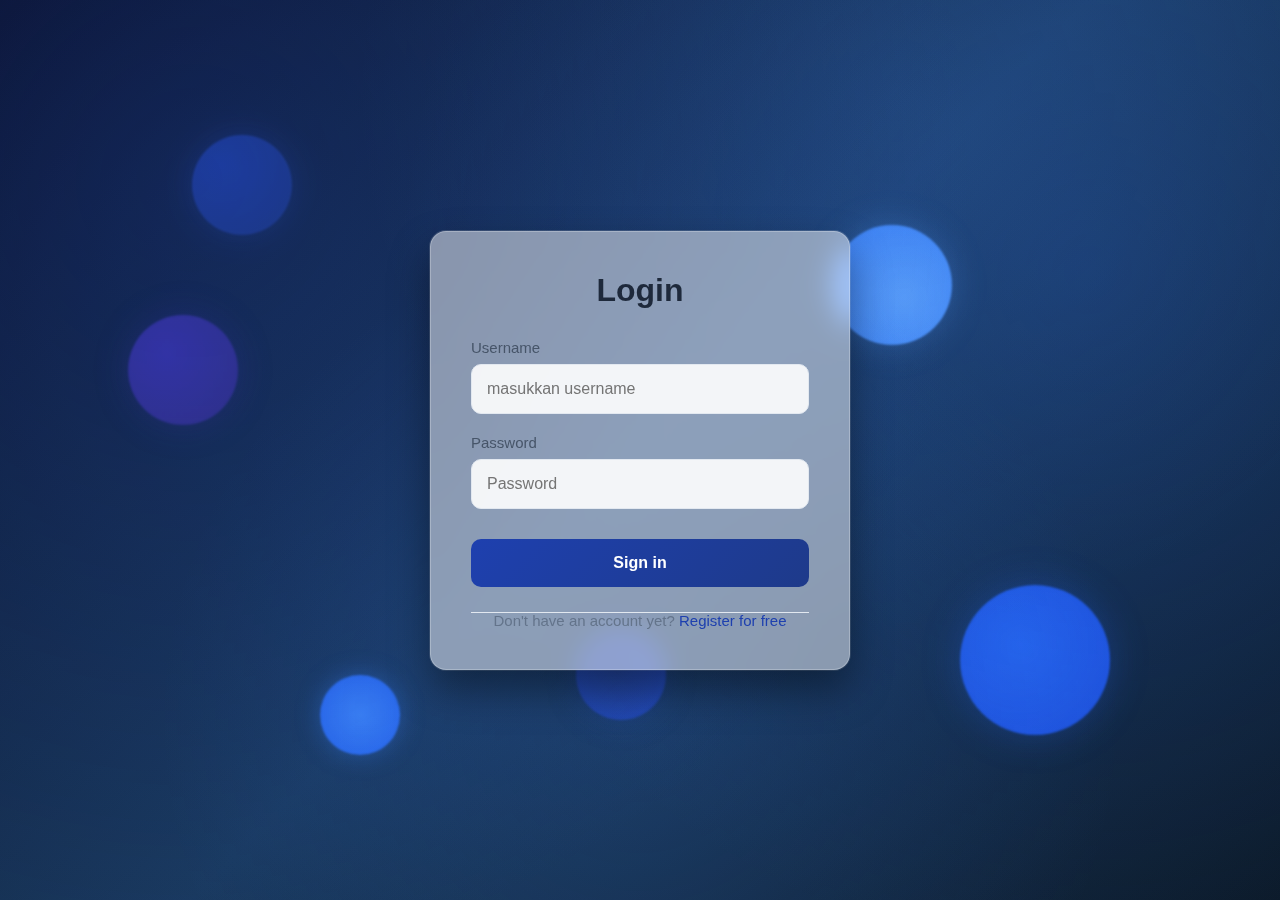
<file: index.html>
<!DOCTYPE html>
<html lang="id">
<head>
    <meta charset="UTF-8">
    <meta http-equiv="refresh" content="0; url=./templates/login.html">
    <title>Redirecting...</title>
</head>
<body>
    <p>Mengarahkan ke halaman login...</p>
</body>
</html>
</file>
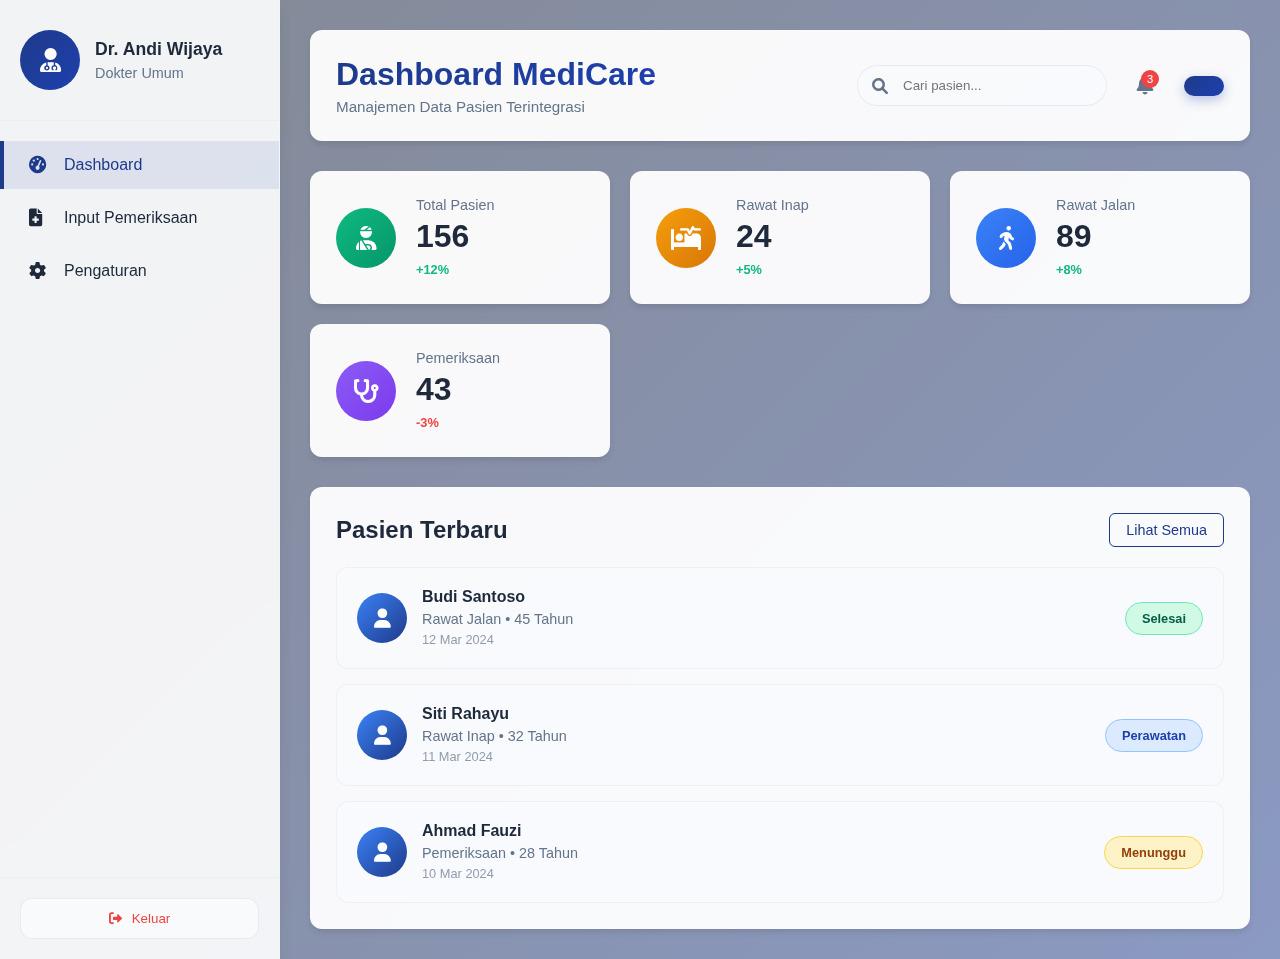
<file: dashboard.html>
<!DOCTYPE html>
<html lang="id">
<head>
    <meta charset="UTF-8">
    <meta name="viewport" content="width=device-width, initial-scale=1.0">
    <title>MediCare - Dashboard Rumah Sakit</title>
    <link rel="stylesheet" href="styledashboard.css">
    <link href="https://cdnjs.cloudflare.com/ajax/libs/font-awesome/6.0.0/css/all.min.css" rel="stylesheet">
</head>
<body>
    <div class="dashboard-container">
        <!-- Sidebar -->
        <div class="sidebar">
            <div class="sidebar-header">
                <div class="profile">
                    <div class="profile-avatar">
                        <i class="fas fa-user-md"></i>
                    </div>
                    <div class="profile-info">
                        <h3>Dr. Andi Wijaya</h3>
                        <p>Dokter Umum</p>
                    </div>
                </div>
            </div>

            <nav class="sidebar-menu">
                <ul>
                    <li class="menu-item active">
                        <a href="#">
                            <i class="fas fa-tachometer-alt"></i>
                            <span>Dashboard</span>
                        </a>
                    </li>
                    <li class="menu-item">
                        <a href="#" id="inputPemeriksaanBtn">
                            <i class="fas fa-file-medical"></i>
                            <span>Input Pemeriksaan</span>
                        </a>
                    </li>
                    <li class="menu-item">
                        <a href="#">
                            <i class="fas fa-cog"></i>
                            <span>Pengaturan</span>
                        </a>
                    </li>
                </ul>
            </nav>

            <div class="sidebar-footer">
                <button class="logout-btn">
                    <i class="fas fa-sign-out-alt"></i>
                    <span>Keluar</span>
                </button>
            </div>
        </div>

        <!-- Main Content -->
        <div class="main-content">
            <!-- Header -->
            <header class="content-header">
                <div class="header-left">
                    <h1>Dashboard MediCare</h1>
                    <p>Manajemen Data Pasien Terintegrasi</p>
                </div>
                <div class="header-right">
                    <div class="search-box">
                        <i class="fas fa-search"></i>
                        <input type="text" placeholder="Cari pasien...">
                    </div>
                    <div class="notification">
                        <i class="fas fa-bell"></i>
                        <span class="notification-badge">3</span>
                    </div>
                    <div class="date-display">
                        <span id="currentDate"></span>
                    </div>
                </div>
            </header>

            <!-- Stats Grid -->
            <div class="stats-grid">
                <div class="stat-card">
                    <div class="stat-icon">
                        <i class="fas fa-user-injured"></i>
                    </div>
                    <div class="stat-info">
                        <h3>Total Pasien</h3>
                        <span class="stat-number">156</span>
                        <span class="stat-change positive">+12%</span>
                    </div>
                </div>
                <div class="stat-card">
                    <div class="stat-icon">
                        <i class="fas fa-procedures"></i>
                    </div>
                    <div class="stat-info">
                        <h3>Rawat Inap</h3>
                        <span class="stat-number">24</span>
                        <span class="stat-change positive">+5%</span>
                    </div>
                </div>
                <div class="stat-card">
                    <div class="stat-icon">
                        <i class="fas fa-walking"></i>
                    </div>
                    <div class="stat-info">
                        <h3>Rawat Jalan</h3>
                        <span class="stat-number">89</span>
                        <span class="stat-change positive">+8%</span>
                    </div>
                </div>
                <div class="stat-card">
                    <div class="stat-icon">
                        <i class="fas fa-stethoscope"></i>
                    </div>
                    <div class="stat-info">
                        <h3>Pemeriksaan</h3>
                        <span class="stat-number">43</span>
                        <span class="stat-change negative">-3%</span>
                    </div>
                </div>
            </div>

            <!-- Recent Patients -->
            <div class="recent-patients-section">
                <div class="section-header">
                    <h2>Pasien Terbaru</h2>
                    <button class="view-all-btn">Lihat Semua</button>
                </div>
                <div class="patients-list">
                    <div class="patient-item">
                        <div class="patient-avatar">
                            <i class="fas fa-user"></i>
                        </div>
                        <div class="patient-info">
                            <h4>Budi Santoso</h4>
                            <p>Rawat Jalan • 45 Tahun</p>
                            <span class="patient-date">12 Mar 2024</span>
                        </div>
                        <span class="status-badge completed">Selesai</span>
                    </div>
                    <div class="patient-item">
                        <div class="patient-avatar">
                            <i class="fas fa-user"></i>
                        </div>
                        <div class="patient-info">
                            <h4>Siti Rahayu</h4>
                            <p>Rawat Inap • 32 Tahun</p>
                            <span class="patient-date">11 Mar 2024</span>
                        </div>
                        <span class="status-badge in-progress">Perawatan</span>
                    </div>
                    <div class="patient-item">
                        <div class="patient-avatar">
                            <i class="fas fa-user"></i>
                        </div>
                        <div class="patient-info">
                            <h4>Ahmad Fauzi</h4>
                            <p>Pemeriksaan • 28 Tahun</p>
                            <span class="patient-date">10 Mar 2024</span>
                        </div>
                        <span class="status-badge pending">Menunggu</span>
                    </div>
                </div>
            </div>
        </div>

        <!-- Form Modal -->
        <div class="modal-overlay" id="formModal">
            <div class="modal-content">
                <div class="modal-header">
                    <h2><i class="fas fa-file-medical"></i> Input Hasil Pemeriksaan</h2>
                    <button class="close-btn" id="closeModal">
                        <i class="fas fa-times"></i>
                    </button>
                </div>
                
                <form class="patient-form" id="patientForm">
                    <!-- Personal Information -->
                    <div class="form-section">
                        <h3><i class="fas fa-user"></i> Informasi Pribadi</h3>
                        <div class="form-row">
                            <div class="form-group">
                                <label for="namaPasien">Nama Lengkap Pasien</label>
                                <input type="text" id="namaPasien" name="namaPasien" required>
                            </div>
                            <div class="form-group">
                                <label for="tanggalLahir">Tanggal Lahir</label>
                                <input type="date" id="tanggalLahir" name="tanggalLahir" required>
                            </div>
                        </div>
                        
                        <div class="form-group">
                            <label for="alamat">Alamat Lengkap</label>
                            <textarea id="alamat" name="alamat" rows="3" placeholder="Masukkan alamat lengkap pasien..." required></textarea>
                        </div>
                    </div>

                    <!-- Medical Information -->
                    <div class="form-section">
                        <h3><i class="fas fa-stethoscope"></i> Informasi Medis</h3>
                        <div class="form-row">
                            <div class="form-group">
                                <label for="jenisLayanan" style="display: block; margin-bottom: 15px; font-size: 1rem; font-weight: 600; color: var(--dark);">
                                    Jenis Layanan <span style="color: var(--danger);">*</span>
                                </label>
                                
                                <div class="card-group-vertical" id="jenisLayananGroup">
                                    <!-- Rawat Inap Card -->
                                    <label class="selectable-card" data-value="rawat-inap">
                                        <input type="radio" name="jenisLayanan" value="rawat-inap" class="card-input" required>
                                        <div class="card-icon rawat-inap">
                                            <i class="fas fa-procedures"></i>
                                        </div>
                                        <div class="card-content">
                                            <div class="card-title">Rawat Inap</div>
                                          
                                        </div>
                                    </label>
                                    
                                    <!-- Rawat Jalan Card -->
                                    <label class="selectable-card" data-value="rawat-jalan">
                                        <input type="radio" name="jenisLayanan" value="rawat-jalan" class="card-input" required>
                                        <div class="card-icon rawat-jalan">
                                            <i class="fas fa-walking"></i>
                                        </div>
                                        <div class="card-content">
                                            <div class="card-title">Rawat Jalan</div>
                                          
                                        </div>
                                    </label>
                                    
                                    <!-- Pemeriksaan Card -->
                                    <label class="selectable-card" data-value="pemeriksaan">
                                        <input type="radio" name="jenisLayanan" value="pemeriksaan" class="card-input" required>
                                        <div class="card-icon pemeriksaan">
                                            <i class="fas fa-stethoscope"></i>
                                        </div>
                                        <div class="card-content">
                                            <div class="card-title">Pemeriksaan</div>
                                           
                                        </div>
                                    </label>
                                </div>
                                
                                <div class="form-hint" style="margin-top: 8px; font-size: 0.85rem; color: var(--secondary);">
                                    Pilih satu jenis layanan yang sesuai dengan kebutuhan pasien
                                </div>
                            </div>

                            <div class="form-group">
                                <label for="statusPasien">Status Pasien</label>
                                <select id="statusPasien" name="statusPasien" required>
                                    <option value="">Pilih Status</option>
                                    <option value="menunggu">Menunggu</option>
                                    <option value="perawatan">Dalam Perawatan</option>
                                    <option value="selesai">Selesai</option>
                                </select>
                            </div>
                        </div>

                        <div class="form-group">
                            <label for="hasilPemeriksaan">Hasil Pemeriksaan & Diagnosis</label>
                            <textarea id="hasilPemeriksaan" name="hasilPemeriksaan" rows="5" placeholder="Tuliskan hasil pemeriksaan, diagnosis, dan rencana perawatan..." required></textarea>
                        </div>
                    </div>

                    <!-- File Uploads -->
                    <div class="form-section">
                        <h3><i class="fas fa-paperclip"></i> Dokumen & Media</h3>
                        <div class="form-row">
                            <div class="form-group file-upload-group">
                                <label for="fotoPasien">Foto Pasien</label>
                                <div class="file-upload">
                                    <input type="file" id="fotoPasien" name="fotoPasien" accept="image/*" class="file-input">
                                    <label for="fotoPasien" class="file-label">
                                        <i class="fas fa-camera"></i>
                                        <span>Unggah Foto</span>
                                    </label>
                                    <span class="file-name" id="fotoFileName">Belum ada file</span>
                                </div>
                            </div>

                            <div class="form-group file-upload-group">
                                <label for="pdfDokumen">Dokumen PDF</label>
                                <div class="file-upload">
                                    <input type="file" id="pdfDokumen" name="pdfDokumen" accept=".pdf" class="file-input">
                                    <label for="pdfDokumen" class="file-label">
                                        <i class="fas fa-file-pdf"></i>
                                        <span>Unggah PDF</span>
                                    </label>
                                    <span class="file-name" id="pdfFileName">Belum ada file</span>
                                </div>
                            </div>
                        </div>
                    </div>

                    <!-- Payment Information -->
                    <div class="form-section">
                        <h3><i class="fas fa-money-bill-wave"></i> Informasi Pembayaran</h3>
                        <div class="form-group">
                            <label for="jumlahPembayaran">Jumlah Pembayaran (Rp)</label>
                            <div class="input-with-icon">
                                <i class="fas fa-rupiah-sign"></i>
                                <input type="number" id="jumlahPembayaran" name="jumlahPembayaran" min="0" placeholder="0" required>
                            </div>
                        </div>
                    </div>

                    <!-- Form Actions -->
                    <div class="form-actions">
                        <button type="button" class="btn-secondary" id="cancelForm">
                            <i class="fas fa-times"></i>
                            Batal
                        </button>
                        <button type="submit" class="btn-primary">
                            <i class="fas fa-save"></i>
                            Simpan Data Pemeriksaan
                        </button>
                    </div>
                </form>
            </div>
        </div>
    </div>

    <script src="dashboard.js"></script>
</body>
</html>
</file>
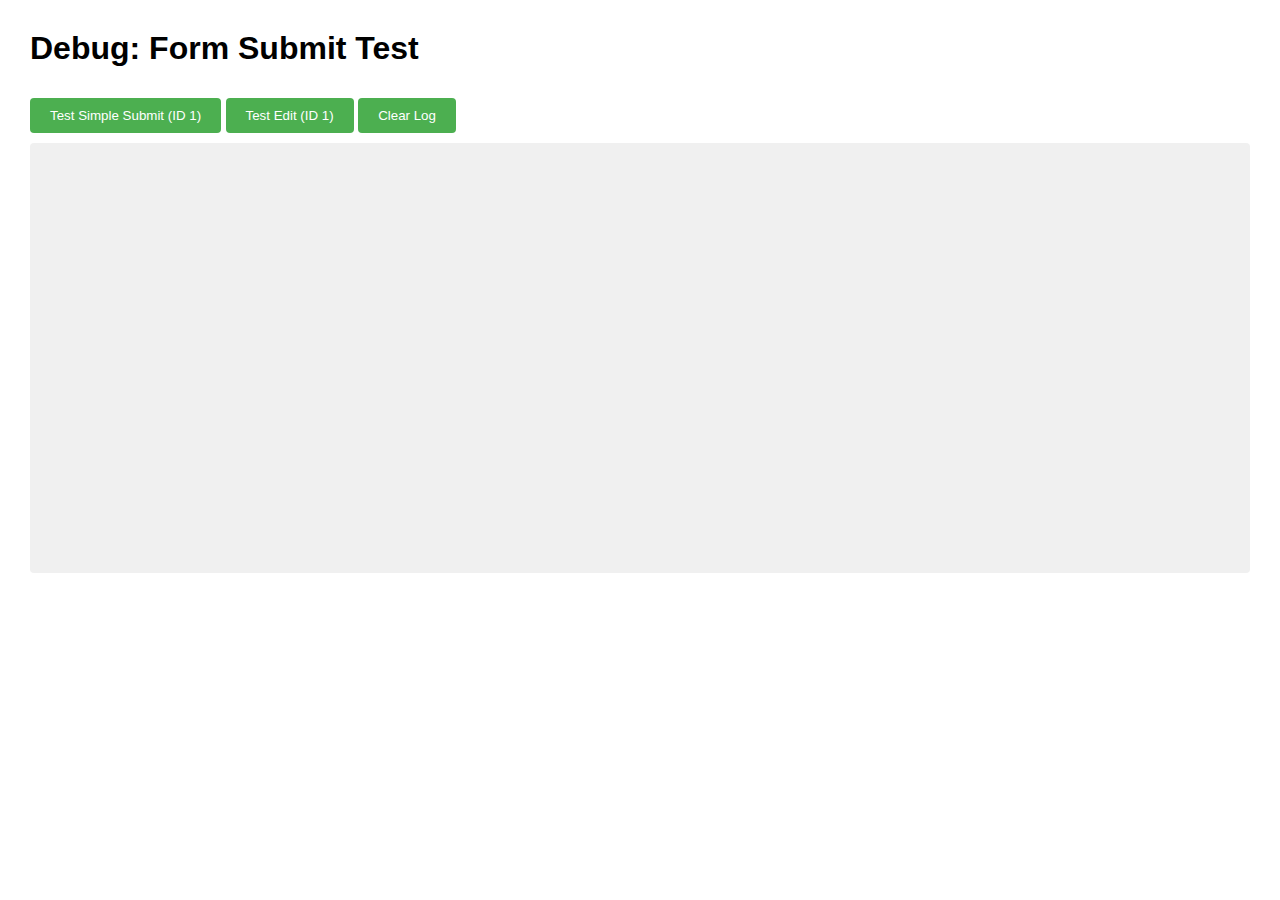
<file: debug-edit.html>
<!DOCTYPE html>
<html>
<head>
    <title>Debug Form Submit</title>
    <style>
        body { font-family: Arial; margin: 30px; }
        #log { background: #f0f0f0; padding: 15px; border-radius: 4px; height: 400px; overflow-y: auto; font-family: monospace; font-size: 12px; }
        button { padding: 10px 20px; background: #4CAF50; color: white; border: none; border-radius: 4px; cursor: pointer; margin: 10px 0; }
        button:hover { background: #45a049; }
    </style>
</head>
<body>
    <h1>Debug: Form Submit Test</h1>
    <button onclick="testSubmit()">Test Simple Submit (ID 1)</button>
    <button onclick="testEdit()">Test Edit (ID 1)</button>
    <button onclick="clearLog()">Clear Log</button>
    <div id="log"></div>

    <script>
        function addLog(msg, type = 'info') {
            const log = document.getElementById('log');
            const time = new Date().toLocaleTimeString();
            const color = type === 'error' ? 'red' : type === 'success' ? 'green' : 'black';
            const line = `<div style="color: ${color};">[${time}] ${msg}</div>`;
            log.innerHTML += line;
            log.scrollTop = log.scrollHeight;
            console.log(msg);
        }

        function clearLog() {
            document.getElementById('log').innerHTML = '';
        }

        async function testSubmit() {
            addLog('Starting testSubmit...', 'info');
            
            try {
                const formData = new FormData();
                formData.append('action', 'update_patient');
                formData.append('patient_id', '1');
                formData.append('nama_pasien', 'Test Name ' + Date.now());
                formData.append('tanggal_lahir', '2025-11-06');
                formData.append('alamat', 'Test Address ' + Date.now());
                formData.append('jenis_layanan', 'rawat-jalan');
                formData.append('status_pasien', 'selesai');
                formData.append('hasil_pemeriksaan', 'Test Result ' + Date.now());
                formData.append('jumlah_pembayaran', '999');

                addLog('Sending fetch to ./backend/dashboardview.php', 'info');
                
                const response = await fetch('./backend/dashboardview.php', {
                    method: 'POST',
                    body: formData,
                    credentials: 'same-origin'
                });

                addLog(`Response status: ${response.status}`, 'info');
                
                const text = await response.text();
                addLog(`Response text length: ${text.length}`, 'info');
                
                try {
                    const data = JSON.parse(text);
                    if (data.success) {
                        addLog(`✓ Success: ${data.message}`, 'success');
                    } else {
                        addLog(`✗ Error: ${data.error}`, 'error');
                    }
                } catch (parseErr) {
                    addLog(`✗ JSON parse error: ${parseErr.message}`, 'error');
                    addLog(`First 200 chars: ${text.substring(0, 200)}`, 'error');
                }
            } catch (error) {
                addLog(`✗ Fetch error: ${error.message}`, 'error');
            }
        }

        async function testEdit() {
            addLog('Starting testEdit flow...', 'info');
            
            // Step 1: Get patient
            try {
                addLog('Step 1: Fetching patient data...', 'info');
                let response = await fetch('./backend/dashboardview.php?action=get_patient_detail&patient_id=1', 
                    { credentials: 'same-origin' });
                let data = await response.json();
                
                if (!data.success) {
                    addLog(`✗ Get patient failed: ${data.error}`, 'error');
                    return;
                }
                
                addLog(`✓ Got patient: ${data.data.nama_lengkap}`, 'success');
                
                // Step 2: Edit and submit
                addLog('Step 2: Submitting edit...', 'info');
                
                const formData = new FormData();
                formData.append('action', 'update_patient');
                formData.append('patient_id', '1');
                formData.append('nama_pasien', 'Edited ' + Date.now());
                formData.append('tanggal_lahir', data.data.tanggal_lahir);
                formData.append('alamat', data.data.alamat_lengkap + ' EDITED');
                formData.append('jenis_layanan', data.data.informasi_medis);
                formData.append('status_pasien', data.data.status_pasien);
                formData.append('hasil_pemeriksaan', data.data.hasil_pemeriksaan + ' EDITED');
                formData.append('jumlah_pembayaran', data.data.jumlah_pembayaran);

                response = await fetch('./backend/dashboardview.php', {
                    method: 'POST',
                    body: formData,
                    credentials: 'same-origin'
                });

                data = await response.json();
                if (data.success) {
                    addLog(`✓ Edit successful: ${data.message}`, 'success');
                } else {
                    addLog(`✗ Edit failed: ${data.error}`, 'error');
                }
            } catch (error) {
                addLog(`✗ Error: ${error.message}`, 'error');
            }
        }
    </script>
</body>
</html>
</file>
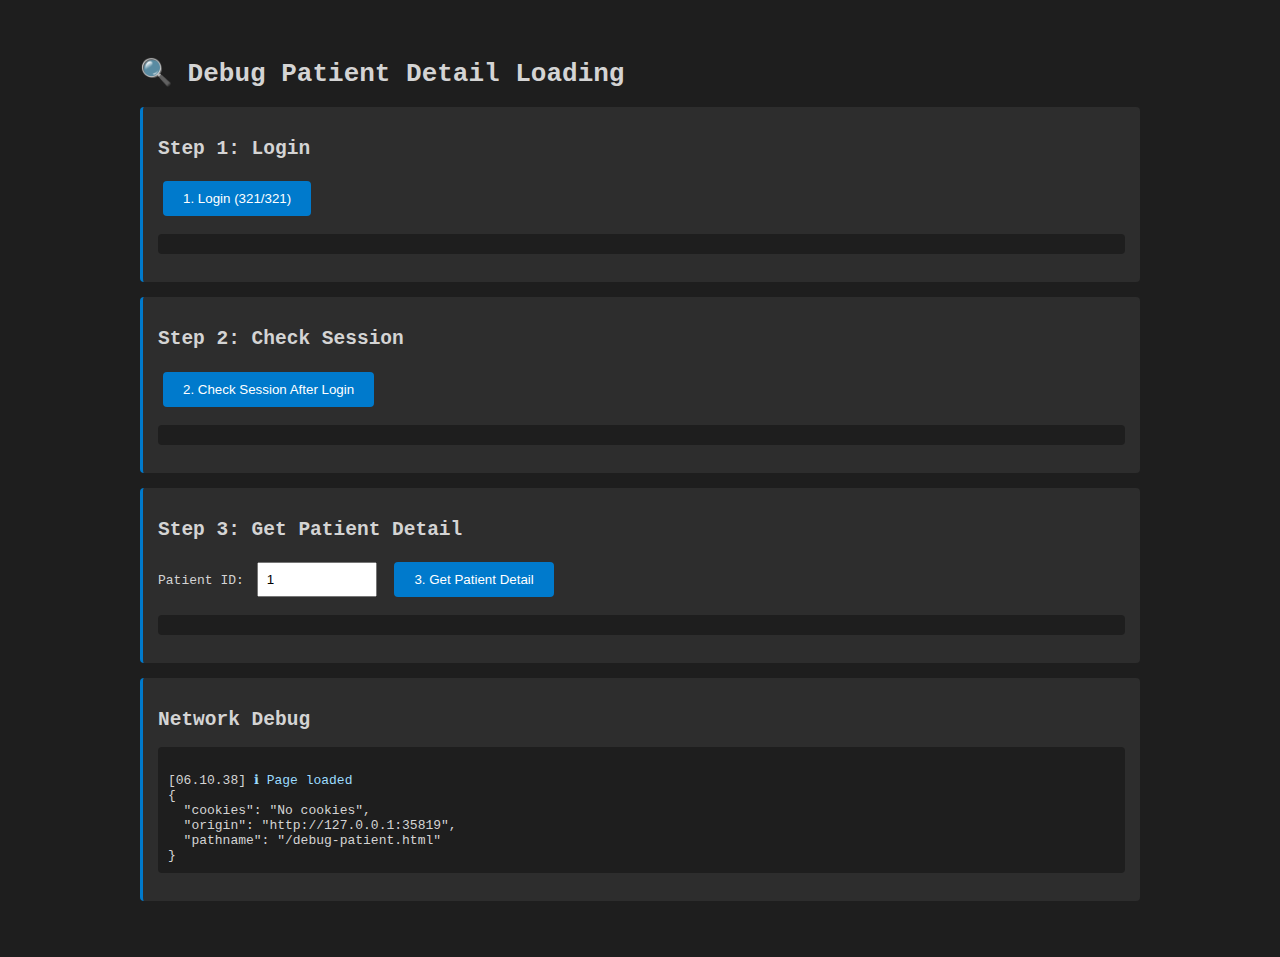
<file: debug-patient.html>
<!DOCTYPE html>
<html lang="id">
<head>
    <meta charset="UTF-8">
    <meta name="viewport" content="width=device-width, initial-scale=1.0">
    <title>Debug Patient Detail</title>
    <style>
        body {
            font-family: monospace;
            max-width: 1000px;
            margin: 20px auto;
            padding: 20px;
            background: #1e1e1e;
            color: #d4d4d4;
        }
        .section {
            background: #2d2d2d;
            padding: 15px;
            margin: 15px 0;
            border-radius: 4px;
            border-left: 3px solid #007acc;
        }
        .success { color: #4ec9b0; }
        .error { color: #f48771; }
        .info { color: #9cdcfe; }
        .warning { color: #ce9178; }
        button {
            background: #007acc;
            color: white;
            padding: 10px 20px;
            border: none;
            border-radius: 4px;
            cursor: pointer;
            margin: 5px;
        }
        button:hover {
            background: #005a9e;
        }
        pre {
            background: #1e1e1e;
            padding: 10px;
            overflow-x: auto;
            border-radius: 4px;
        }
        input {
            padding: 8px;
            width: 100px;
            margin: 5px;
        }
    </style>
</head>
<body>
    <h1>🔍 Debug Patient Detail Loading</h1>
    
    <div class="section">
        <h2>Step 1: Login</h2>
        <button onclick="debugLogin()">1. Login (321/321)</button>
        <pre id="loginOutput"></pre>
    </div>

    <div class="section">
        <h2>Step 2: Check Session</h2>
        <button onclick="debugCheckSession()">2. Check Session After Login</button>
        <pre id="sessionOutput"></pre>
    </div>

    <div class="section">
        <h2>Step 3: Get Patient Detail</h2>
        <label>Patient ID: <input id="patientId" type="number" value="1"></label>
        <button onclick="debugPatientDetail()">3. Get Patient Detail</button>
        <pre id="patientOutput"></pre>
    </div>

    <div class="section">
        <h2>Network Debug</h2>
        <pre id="networkOutput"></pre>
    </div>

    <script>
        // Helper untuk format output
        function log(element, title, data, type = 'info') {
            const timestamp = new Date().toLocaleTimeString('id-ID');
            const color = { success: '✓', error: '✗', warning: '⚠', info: 'ℹ' }[type] || '';
            const className = type;
            
            let output = document.getElementById(element).innerHTML;
            output += `\n[${timestamp}] <span class="${className}">${color} ${title}</span>`;
            
            if (typeof data === 'object') {
                output += '\n' + JSON.stringify(data, null, 2);
            } else {
                output += '\n' + String(data);
            }
            
            document.getElementById(element).innerHTML = output;
            document.getElementById(element).scrollTop = document.getElementById(element).scrollHeight;
        }

        async function debugLogin() {
            log('loginOutput', 'Starting login...', '', 'info');
            
            try {
                const form = new FormData();
                form.append('email', '321');
                form.append('password', '321');
                
                log('loginOutput', 'Sending POST to backend/login.php', {
                    email: '321',
                    password: '321',
                    credentials: 'same-origin'
                }, 'info');
                
                const response = await fetch('./backend/login.php', {
                    method: 'POST',
                    body: form,
                    credentials: 'same-origin'
                });
                
                log('loginOutput', `Response status: ${response.status}`, {
                    status: response.status,
                    statusText: response.statusText,
                    headers: Object.fromEntries([...response.headers])
                }, 'info');
                
                const data = await response.json();
                
                if (response.ok && data.status === 'success') {
                    log('loginOutput', 'Login successful!', data, 'success');
                    log('sessionOutput', 'Ready to check session', '', 'success');
                } else {
                    log('loginOutput', 'Login failed', data, 'error');
                }
            } catch (error) {
                log('loginOutput', 'Exception thrown', error.message, 'error');
                console.error(error);
            }
        }

        async function debugCheckSession() {
            log('sessionOutput', 'Checking session...', '', 'info');
            
            try {
                const response = await fetch('./backend/check_session.php', {
                    credentials: 'same-origin'
                });
                
                log('sessionOutput', `Response status: ${response.status}`, {
                    status: response.status,
                    headers: Object.fromEntries([...response.headers])
                }, 'info');
                
                const data = await response.json();
                
                if (data.success) {
                    log('sessionOutput', 'Session is valid!', data.data, 'success');
                } else {
                    log('sessionOutput', 'Session validation failed', data, 'error');
                }
            } catch (error) {
                log('sessionOutput', 'Exception thrown', error.message, 'error');
                console.error(error);
            }
        }

        async function debugPatientDetail() {
            const patientId = document.getElementById('patientId').value;
            log('patientOutput', `Loading patient ${patientId}...`, '', 'info');
            
            try {
                const url = `./backend/dashboardview.php?action=get_patient_detail&patient_id=${patientId}`;
                
                log('patientOutput', 'Sending GET request', {
                    url: url,
                    credentials: 'same-origin',
                    method: 'GET'
                }, 'info');
                
                const response = await fetch(url, {
                    credentials: 'same-origin'
                });
                
                log('patientOutput', `Response status: ${response.status}`, {
                    status: response.status,
                    statusText: response.statusText,
                    contentType: response.headers.get('content-type'),
                    corsHeader: response.headers.get('access-control-allow-origin')
                }, 'info');
                
                const data = await response.json();
                
                if (data.success) {
                    log('patientOutput', 'Patient detail loaded successfully!', {
                        id: data.data.id_pasien,
                        nama: data.data.nama_lengkap,
                        alamat: data.data.alamat_lengkap,
                        status: data.data.status_pasien
                    }, 'success');
                } else {
                    log('patientOutput', 'Error from API', data, 'error');
                }
            } catch (error) {
                log('patientOutput', 'Exception thrown', {
                    message: error.message,
                    stack: error.stack
                }, 'error');
                console.error(error);
            }
        }

        // Monitor cookies
        window.addEventListener('load', () => {
            log('networkOutput', 'Page loaded', {
                cookies: document.cookie || 'No cookies',
                origin: window.location.origin,
                pathname: window.location.pathname
            }, 'info');
        });
    </script>
</body>
</html>
</file>
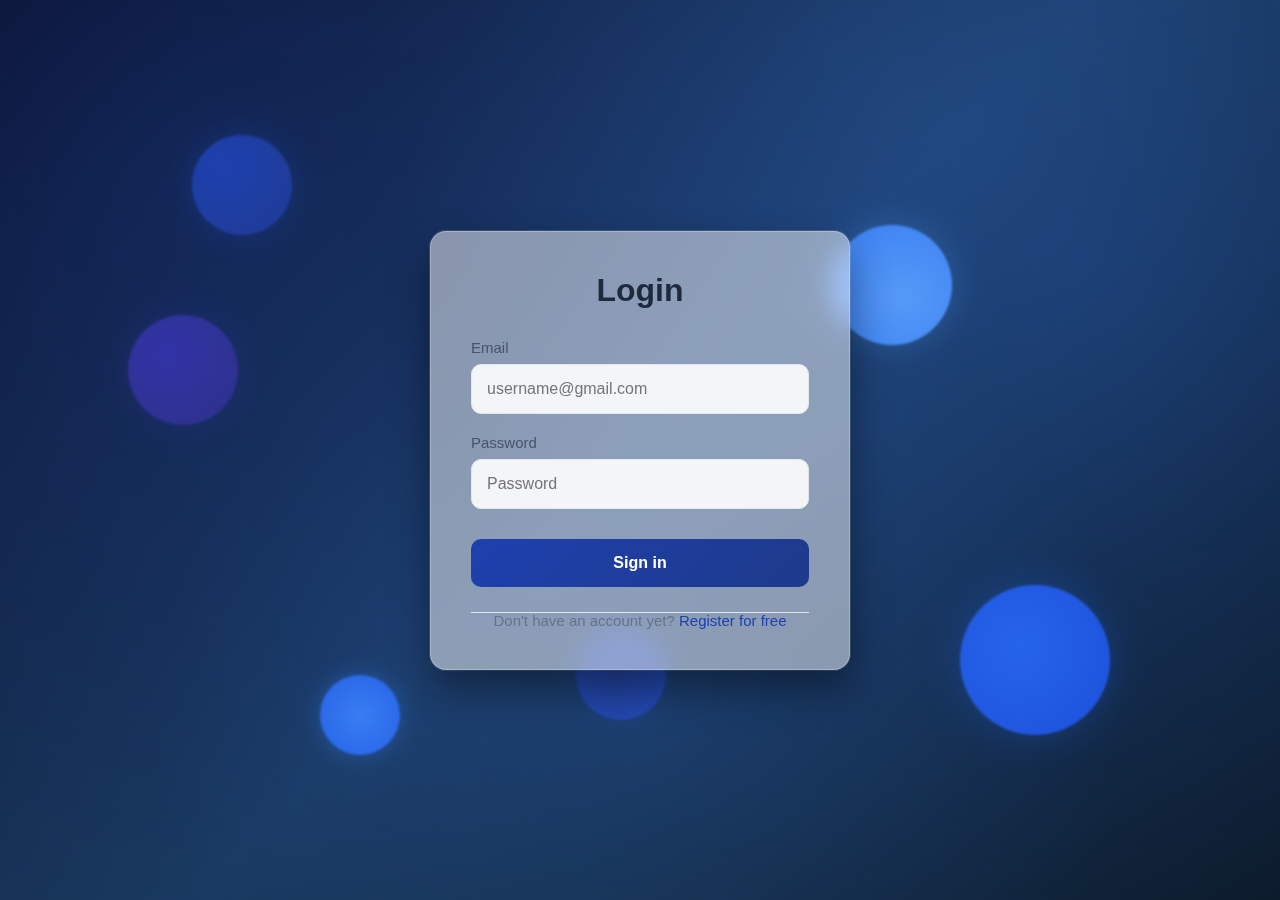
<file: login.html>
<!DOCTYPE html>
<html lang="id">
<head>
    <meta charset="UTF-8">
    <meta name="viewport" content="width=device-width, initial-scale=1.0">
    <title>Login</title>
    <link rel="stylesheet" href="style.css">
</head>
<body>
    <div class="animated-background">
        <div class="floating-shapes">
            <div class="shape shape-1"></div>
            <div class="shape shape-2"></div>
            <div class="shape shape-3"></div>
            <div class="shape shape-4"></div>
            <div class="shape shape-5"></div>
            <div class="shape shape-6"></div>
        </div>
        <div class="gradient-overlay"></div>
    </div>
    
    <div class="login-container">
        <h1 class="login-title">Login</h1>
        
        <form>
            <div class="form-group">
                <label for="email">Email</label>
                <input type="text" id="email" placeholder="username@gmail.com">
            </div>
            
            <div class="form-group">
                <label for="password">Password</label>
                <input type="password" id="password" placeholder="Password">
            </div>
            <button type="submit" class="signin-btn">Sign in</button>
            
            <div class="divider"></div>
            
            <div class="register-link">
                Don't have an account yet? <a href="#">Register for free</a>
            </div>
        </form>
    </div>
</body>
</html>
</file>
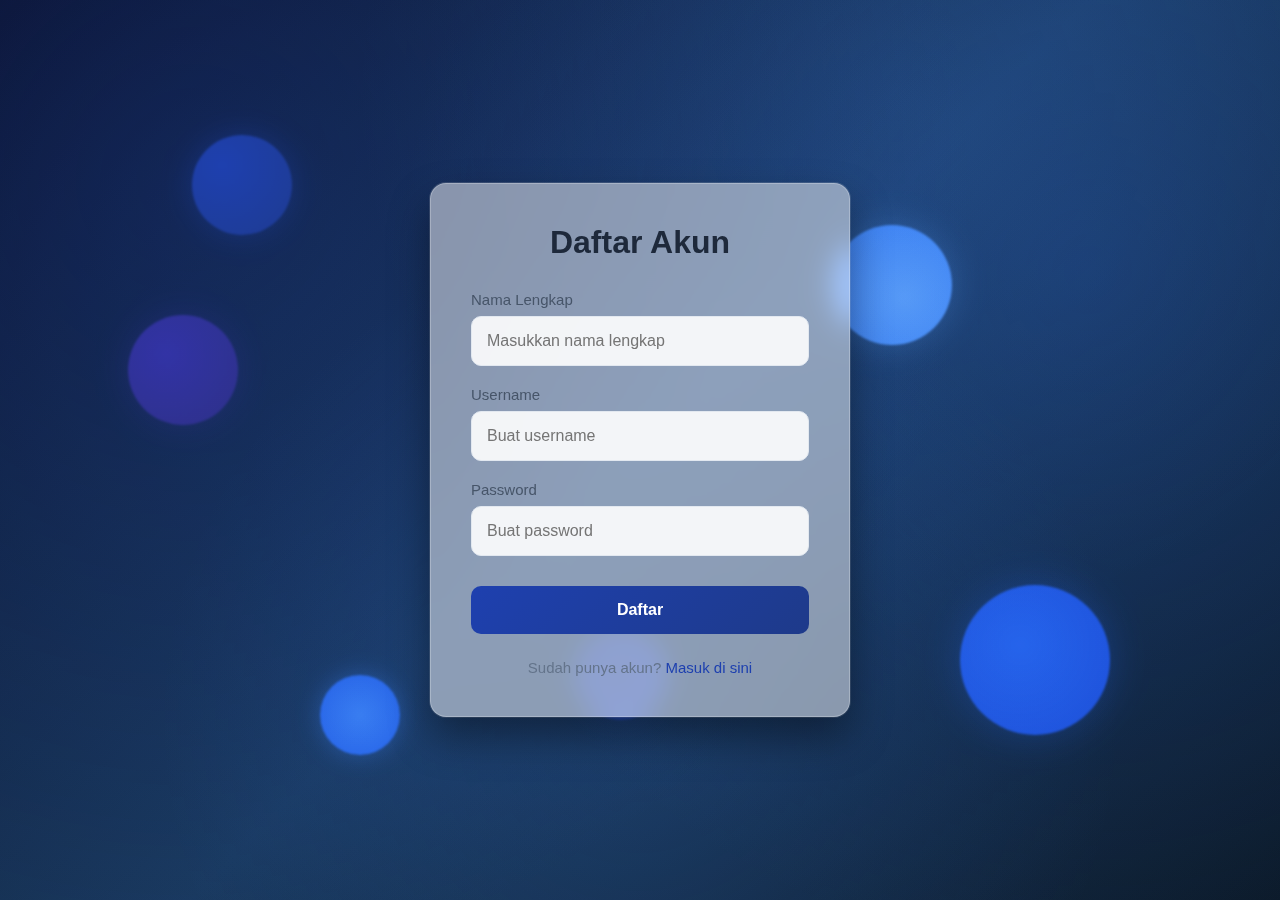
<file: register.html>
<!DOCTYPE html>
<html lang="id">
<head>
    <meta charset="UTF-8">
    <meta name="viewport" content="width=device-width, initial-scale=1.0">
    <title>Form Register</title>
    <style>
        * {
            margin: 0;
            padding: 0;
            box-sizing: border-box;
            font-family: 'Segoe UI', Tahoma, Geneva, Verdana, sans-serif;
        }

        body {
            background: linear-gradient(135deg, #0a1128 0%, #1a3a5f 50%, #0d1b2a 100%);
            display: flex;
            justify-content: center;
            align-items: center;
            min-height: 100vh;
            padding: 20px;
            position: relative;
            overflow: hidden;
        }

        .animated-background {
            position: fixed;
            top: 0;
            left: 0;
            width: 100%;
            height: 100%;
            z-index: -1;
        }

        .floating-shapes {
            position: absolute;
            width: 100%;
            height: 100%;
        }

        .shape {
            position: absolute;
            border-radius: 50%;
            animation: float 20s infinite ease-in-out;
            filter: blur(1px);
        }

        .shape-1 {
            width: 100px;
            height: 100px;
            top: 15%;
            left: 15%;
            background: radial-gradient(circle at 30% 30%, #1e40af, #1e3a8a);
            animation-duration: 25s;
            animation-delay: 0s;
            box-shadow: 0 0 30px rgba(30, 64, 175, 0.4);
        }

        .shape-2 {
            width: 150px;
            height: 150px;
            top: 65%;
            left: 75%;
            background: radial-gradient(circle at 40% 40%, #2563eb, #1d4ed8);
            animation-duration: 30s;
            animation-delay: 3s;
            box-shadow: 0 0 40px rgba(37, 99, 235, 0.3);
        }

        .shape-3 {
            width: 80px;
            height: 80px;
            top: 75%;
            left: 25%;
            background: radial-gradient(circle at 50% 50%, #3b82f6, #2563eb);
            animation-duration: 22s;
            animation-delay: 6s;
            box-shadow: 0 0 25px rgba(59, 130, 246, 0.4);
        }

        .shape-4 {
            width: 120px;
            height: 120px;
            top: 25%;
            left: 65%;
            background: radial-gradient(circle at 60% 60%, #60a5fa, #3b82f6);
            animation-duration: 28s;
            animation-delay: 2s;
            box-shadow: 0 0 35px rgba(96, 165, 250, 0.3);
        }

        .shape-5 {
            width: 90px;
            height: 90px;
            top: 70%;
            left: 45%;
            background: radial-gradient(circle at 45% 45%, #1e3a8a, #1e40af);
            animation-duration: 26s;
            animation-delay: 4s;
            box-shadow: 0 0 30px rgba(30, 58, 138, 0.4);
        }

        .shape-6 {
            width: 110px;
            height: 110px;
            top: 35%;
            left: 10%;
            background: radial-gradient(circle at 35% 35%, #3730a3, #312e81);
            animation-duration: 32s;
            animation-delay: 1s;
            box-shadow: 0 0 35px rgba(55, 48, 163, 0.3);
        }

        @keyframes float {
            0% {
                transform: translate(0, 0) rotate(0deg) scale(1);
                opacity: 0.8;
            }
            25% {
                transform: translate(30px, 50px) rotate(90deg) scale(1.1);
                opacity: 1;
            }
            50% {
                transform: translate(60px, 30px) rotate(180deg) scale(0.9);
                opacity: 0.7;
            }
            75% {
                transform: translate(30px, -30px) rotate(270deg) scale(1.05);
                opacity: 0.9;
            }
            100% {
                transform: translate(0, 0) rotate(360deg) scale(1);
                opacity: 0.8;
            }
        }

        .gradient-overlay {
            position: absolute;
            top: 0;
            left: 0;
            width: 100%;
            height: 100%;
            background: 
                radial-gradient(circle at 15% 20%, rgba(30, 64, 175, 0.25) 0%, transparent 60%),
                radial-gradient(circle at 85% 30%, rgba(37, 99, 235, 0.2) 0%, transparent 55%),
                radial-gradient(circle at 50% 80%, rgba(59, 130, 246, 0.15) 0%, transparent 50%),
                radial-gradient(circle at 70% 10%, rgba(96, 165, 250, 0.1) 0%, transparent 45%);
            animation: gradientShift 12s ease-in-out infinite alternate;
        }

        @keyframes gradientShift {
            0% {
                background: 
                    radial-gradient(circle at 15% 20%, rgba(30, 64, 175, 0.25) 0%, transparent 60%),
                    radial-gradient(circle at 85% 30%, rgba(37, 99, 235, 0.2) 0%, transparent 55%),
                    radial-gradient(circle at 50% 80%, rgba(59, 130, 246, 0.15) 0%, transparent 50%),
                    radial-gradient(circle at 70% 10%, rgba(96, 165, 250, 0.1) 0%, transparent 45%);
            }
            33% {
                background: 
                    radial-gradient(circle at 25% 70%, rgba(30, 64, 175, 0.25) 0%, transparent 60%),
                    radial-gradient(circle at 75% 15%, rgba(37, 99, 235, 0.2) 0%, transparent 55%),
                    radial-gradient(circle at 35% 45%, rgba(59, 130, 246, 0.15) 0%, transparent 50%),
                    radial-gradient(circle at 90% 60%, rgba(96, 165, 250, 0.1) 0%, transparent 45%);
            }
            66% {
                background: 
                    radial-gradient(circle at 5% 40%, rgba(30, 64, 175, 0.25) 0%, transparent 60%),
                    radial-gradient(circle at 95% 75%, rgba(37, 99, 235, 0.2) 0%, transparent 55%),
                    radial-gradient(circle at 65% 25%, rgba(59, 130, 246, 0.15) 0%, transparent 50%),
                    radial-gradient(circle at 40% 90%, rgba(96, 165, 250, 0.1) 0%, transparent 45%);
            }
            100% {
                background: 
                    radial-gradient(circle at 80% 45%, rgba(30, 64, 175, 0.25) 0%, transparent 60%),
                    radial-gradient(circle at 20% 85%, rgba(37, 99, 235, 0.2) 0%, transparent 55%),
                    radial-gradient(circle at 45% 15%, rgba(59, 130, 246, 0.15) 0%, transparent 50%),
                    radial-gradient(circle at 10% 65%, rgba(96, 165, 250, 0.1) 0%, transparent 45%);
            }
        }

        .register-container {
            background: rgba(255, 255, 255, 0.495);
            border-radius: 16px;
            box-shadow: 
                0 20px 40px rgba(0, 0, 0, 0.4),
                0 0 0 1px rgba(255, 255, 255, 0.15);
            width: 100%;
            max-width: 420px;
            padding: 40px;
            backdrop-filter: blur(12px);
            border: 1px solid rgba(255, 255, 255, 0.25);
            position: relative;
            z-index: 2;
        }

        .register-title {
            text-align: center;
            margin-bottom: 30px;
            font-size: 32px;
            font-weight: 700;
            color: #1e293b;
        }

        .form-group {
            margin-bottom: 20px;
        }

        label {
            display: block;
            margin-bottom: 8px;
            font-weight: 500;
            color: #475569;
            font-size: 15px;
        }

        input[type="text"],
        input[type="password"] {
            width: 100%;
            padding: 15px;
            border: 1px solid #e2e8f0;
            border-radius: 10px;
            font-size: 16px;
            transition: all 0.3s;
            background-color: rgba(255, 255, 255, 0.9);
            color: #1e293b;
        }

        input[type="text"]:focus,
        input[type="password"]:focus {
            border-color: #3b82f6;
            outline: none;
            box-shadow: 0 0 0 3px rgba(59, 130, 246, 0.15);
            background-color: white;
        }

        .register-btn {
            width: 100%;
            padding: 15px;
            background: linear-gradient(135deg, #1e40af 0%, #1e3a8a 100%);
            color: white;
            border: none;
            border-radius: 10px;
            font-size: 16px;
            font-weight: 600;
            cursor: pointer;
            transition: all 0.3s;
            margin-top: 10px;
        }

        .register-btn:hover {
            background: linear-gradient(135deg, #1e3a8a 0%, #1e1b4b 100%);
            transform: translateY(-2px);
            box-shadow: 0 8px 25px rgba(30, 58, 138, 0.4);
        }

        .login-link {
            text-align: center;
            margin-top: 25px;
            color: #64748b;
            font-size: 15px;
        }

        .login-link a {
            color: #1e40af;
            text-decoration: none;
            font-weight: 500;
            transition: color 0.3s;
        }

        .login-link a:hover {
            text-decoration: underline;
            color: #1e3a8a;
        }

        @media (max-width: 480px) {
            .register-container {
                padding: 30px 20px;
            }
            
            body {
                background: linear-gradient(135deg, #0a1128 0%, #1a3a5f 100%);
            }
            
            .shape {
                width: 60px !important;
                height: 60px !important;
            }
            
            .shape-1, .shape-2, .shape-3, .shape-4, .shape-5, .shape-6 {
                display: block;
            }
        }
    </style>
</head>
<body>
    <div class="animated-background">
        <div class="floating-shapes">
            <div class="shape shape-1"></div>
            <div class="shape shape-2"></div>
            <div class="shape shape-3"></div>
            <div class="shape shape-4"></div>
            <div class="shape shape-5"></div>
            <div class="shape shape-6"></div>
        </div>
        <div class="gradient-overlay"></div>
    </div>

    <div class="register-container">
        <h1 class="register-title">Daftar Akun</h1>
        
        <form>
            <div class="form-group">
                <label for="nama">Nama Lengkap</label>
                <input type="text" id="nama" name="nama" placeholder="Masukkan nama lengkap" required>
            </div>
            
            <div class="form-group">
                <label for="username">Username</label>
                <input type="text" id="username" name="username" placeholder="Buat username" required>
            </div>
            
            <div class="form-group">
                <label for="password">Password</label>
                <input type="password" id="password" name="password" placeholder="Buat password" required>
            </div>
            
            <button type="submit" class="register-btn">Daftar</button>
        </form>
        
        <div class="login-link">
            <p>Sudah punya akun? <a href="login.html">Masuk di sini</a></p>
        </div>
    </div>
</body>
</html>
</file>
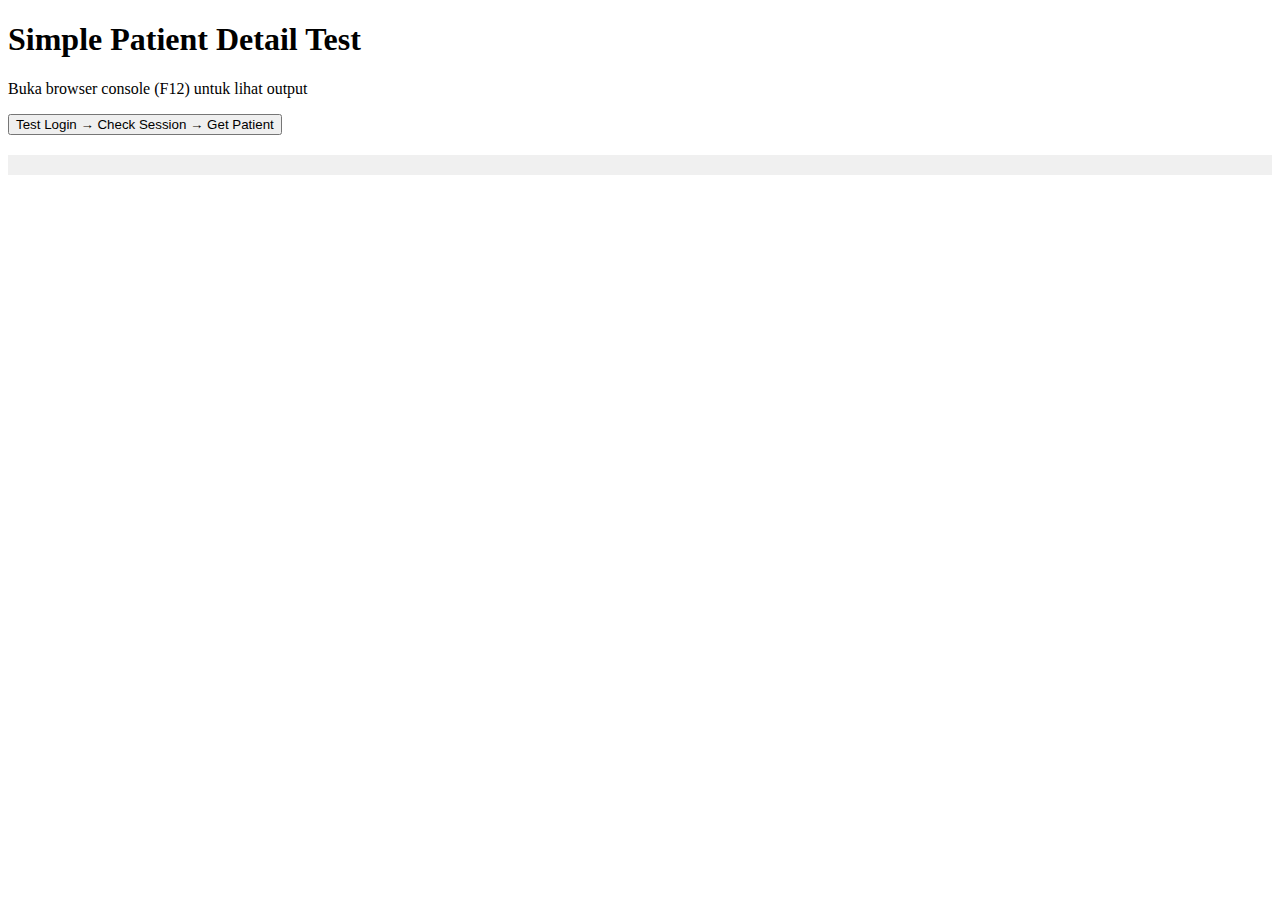
<file: simple-test.html>
<!DOCTYPE html>
<html>
<head>
    <title>Simple Test</title>
</head>
<body>
    <h1>Simple Patient Detail Test</h1>
    <p>Buka browser console (F12) untuk lihat output</p>
    
    <button onclick="test()">Test Login → Check Session → Get Patient</button>
    
    <pre id="output" style="background: #f0f0f0; padding: 10px; margin-top: 20px; font-family: monospace; white-space: pre-wrap;"></pre>

    <script>
        function log(msg) {
            console.log(msg);
            const out = document.getElementById('output');
            out.textContent += msg + '\n';
        }

        async function test() {
            log('=== START TEST ===');
            
            // Step 1: Login
            log('\n[1] LOGIN');
            try {
                const form = new FormData();
                form.append('email', '321');
                form.append('password', '321');
                
                const res = await fetch('./backend/login.php', {
                    method: 'POST',
                    body: form,
                    credentials: 'same-origin'
                });
                
                log(`Status: ${res.status}`);
                const data = await res.json();
                log(`Response: ${JSON.stringify(data)}`);
                log(`✓ Login successful\n`);
            } catch (e) {
                log(`✗ Login error: ${e.message}`);
                return;
            }

            // Step 2: Check session
            log('[2] CHECK SESSION');
            try {
                const res = await fetch('./backend/check_session.php', {
                    credentials: 'same-origin'
                });
                
                log(`Status: ${res.status}`);
                const data = await res.json();
                log(`Response: ${JSON.stringify(data)}`);
                log(`✓ Session valid\n`);
            } catch (e) {
                log(`✗ Session error: ${e.message}`);
                return;
            }

            // Step 3: Get patient detail
            log('[3] GET PATIENT DETAIL');
            try {
                const res = await fetch('./backend/dashboardview.php?action=get_patient_detail&patient_id=1', {
                    credentials: 'same-origin'
                });
                
                log(`Status: ${res.status}`);
                const data = await res.json();
                
                if (data.success) {
                    log(`✓ Patient loaded: ${data.data.nama_lengkap}`);
                    log(`Alamat: ${data.data.alamat_lengkap}`);
                } else {
                    log(`✗ API error: ${data.error}`);
                }
            } catch (e) {
                log(`✗ Fetch error: ${e.message}`);
            }

            log('\n=== END TEST ===');
        }
    </script>
</body>
</html>
</file>
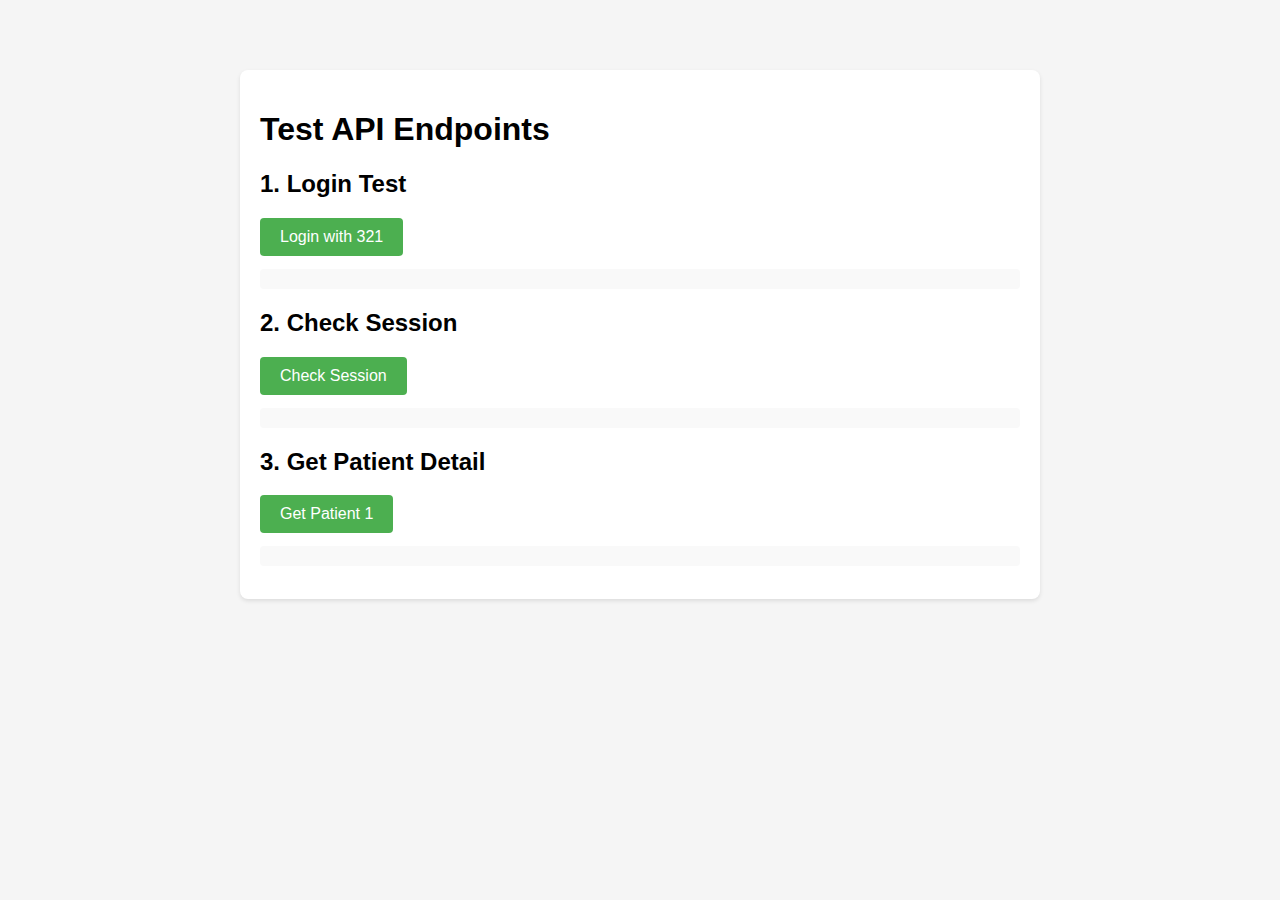
<file: test-api.html>
<!DOCTYPE html>
<html lang="id">
<head>
    <meta charset="UTF-8">
    <meta name="viewport" content="width=device-width, initial-scale=1.0">
    <title>Test API</title>
    <style>
        body {
            font-family: Arial, sans-serif;
            max-width: 800px;
            margin: 50px auto;
            padding: 20px;
            background: #f5f5f5;
        }
        .card {
            background: white;
            padding: 20px;
            border-radius: 8px;
            margin-bottom: 20px;
            box-shadow: 0 2px 4px rgba(0,0,0,0.1);
        }
        button {
            background: #4CAF50;
            color: white;
            padding: 10px 20px;
            border: none;
            border-radius: 4px;
            cursor: pointer;
            font-size: 16px;
        }
        button:hover {
            background: #45a049;
        }
        pre {
            background: #f9f9f9;
            padding: 10px;
            border-radius: 4px;
            overflow-x: auto;
        }
        .error {
            color: red;
        }
        .success {
            color: green;
        }
    </style>
</head>
<body>
    <div class="card">
        <h1>Test API Endpoints</h1>
        
        <h2>1. Login Test</h2>
        <button onclick="testLogin()">Login with 321</button>
        <pre id="loginResult"></pre>
        
        <h2>2. Check Session</h2>
        <button onclick="testCheckSession()">Check Session</button>
        <pre id="sessionResult"></pre>
        
        <h2>3. Get Patient Detail</h2>
        <button onclick="testPatientDetail()">Get Patient 1</button>
        <pre id="patientResult"></pre>
    </div>

    <script>
        async function testLogin() {
            try {
                const form = new FormData();
                form.append('email', '321');
                form.append('password', '321');
                
                const response = await fetch('./backend/login.php', {
                    method: 'POST',
                    body: form,
                    credentials: 'same-origin'
                });
                
                const data = await response.json();
                document.getElementById('loginResult').innerHTML = `
                    <span class="success">✓ Status: ${response.status}</span><br>
                    ${JSON.stringify(data, null, 2)}
                `;
                console.log('Login response:', data);
            } catch (error) {
                document.getElementById('loginResult').innerHTML = `<span class="error">Error: ${error.message}</span>`;
                console.error('Login error:', error);
            }
        }

        async function testCheckSession() {
            try {
                const response = await fetch('./backend/check_session.php', {
                    credentials: 'same-origin'
                });
                
                const data = await response.json();
                document.getElementById('sessionResult').innerHTML = `
                    <span class="success">✓ Status: ${response.status}</span><br>
                    ${JSON.stringify(data, null, 2)}
                `;
                console.log('Session response:', data);
            } catch (error) {
                document.getElementById('sessionResult').innerHTML = `<span class="error">Error: ${error.message}</span>`;
                console.error('Session error:', error);
            }
        }

        async function testPatientDetail() {
            try {
                const response = await fetch('./backend/dashboardview.php?action=get_patient_detail&patient_id=1', {
                    credentials: 'same-origin'
                });
                
                const data = await response.json();
                document.getElementById('patientResult').innerHTML = `
                    <span class="success">✓ Status: ${response.status}</span><br>
                    ${JSON.stringify(data, null, 2)}
                `;
                console.log('Patient response:', data);
            } catch (error) {
                document.getElementById('patientResult').innerHTML = `<span class="error">Error: ${error.message}</span>`;
                console.error('Patient error:', error);
            }
        }

        // Auto-test on page load
        window.addEventListener('load', () => {
            console.log('Page loaded. Click buttons to test API endpoints.');
        });
    </script>
</body>
</html>
</file>
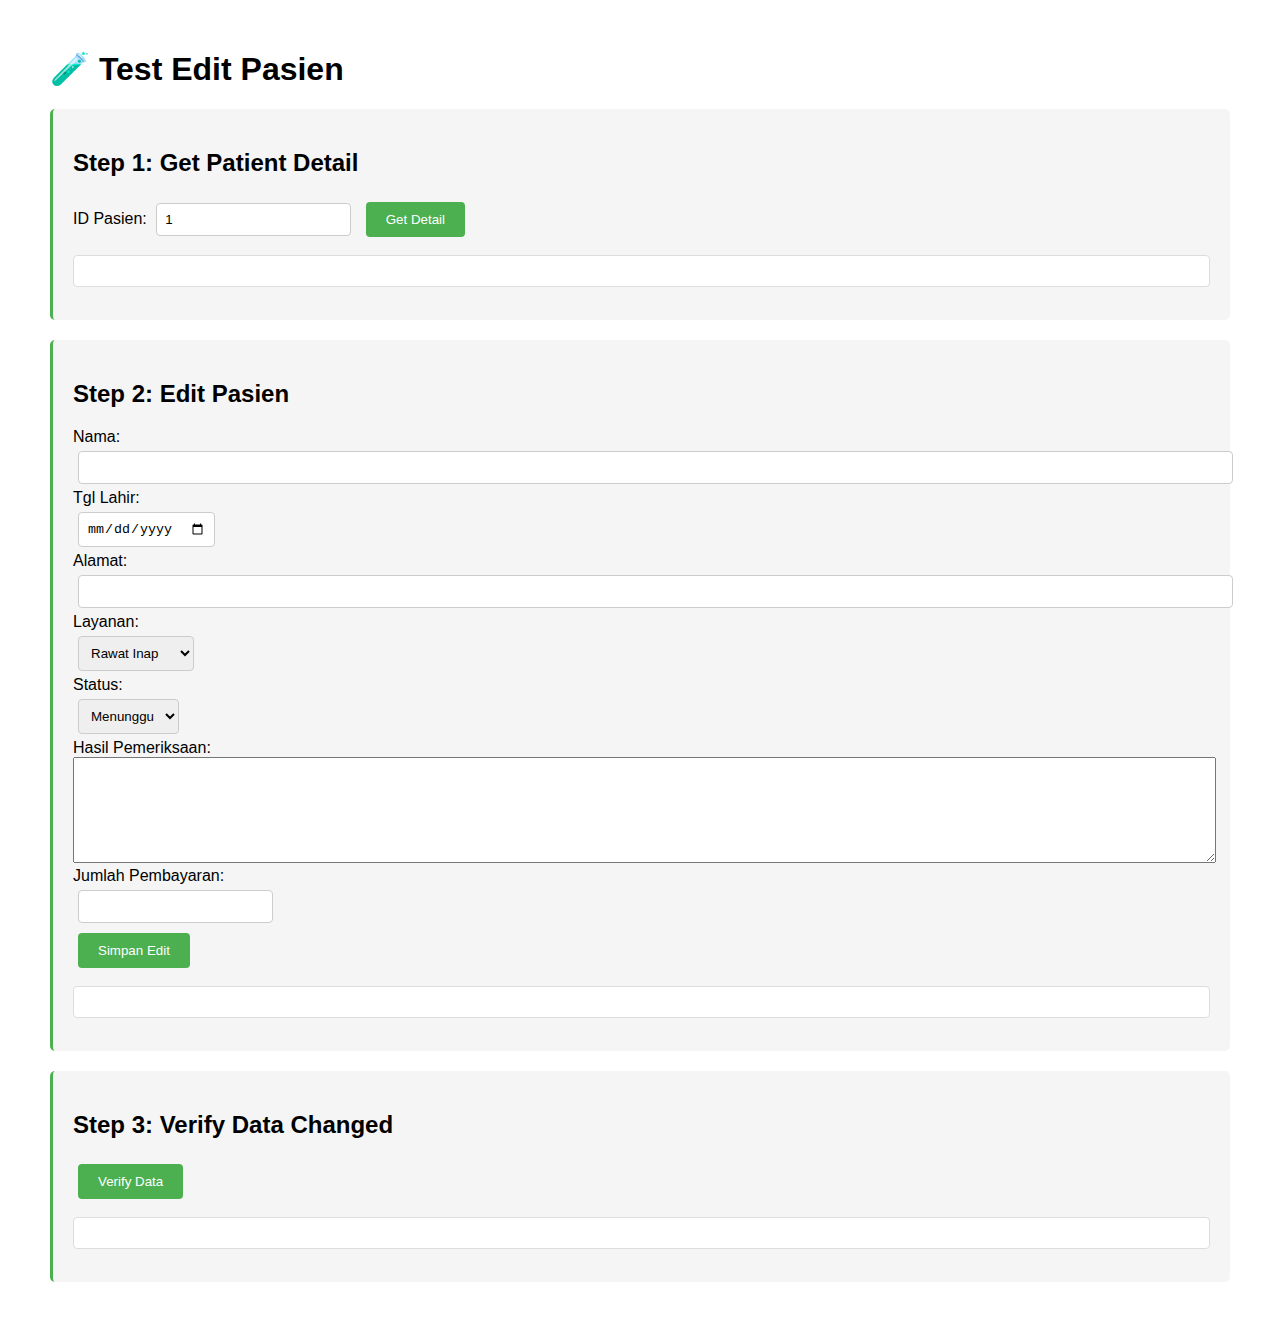
<file: test-edit-patient.html>
<!DOCTYPE html>
<html lang="id">
<head>
    <meta charset="UTF-8">
    <title>Test Edit Pasien</title>
    <style>
        body { font-family: Arial; margin: 50px; }
        .section { background: #f5f5f5; padding: 20px; margin: 20px 0; border-radius: 5px; border-left: 3px solid #4CAF50; }
        button { background: #4CAF50; color: white; padding: 10px 20px; border: none; border-radius: 4px; cursor: pointer; margin: 5px; }
        button:hover { background: #45a049; }
        pre { background: white; padding: 15px; border-radius: 4px; overflow-x: auto; border: 1px solid #ddd; }
        .success { color: green; font-weight: bold; }
        .error { color: red; font-weight: bold; }
        input, select { padding: 8px; margin: 5px; border: 1px solid #ccc; border-radius: 4px; }
    </style>
</head>
<body>
    <h1>🧪 Test Edit Pasien</h1>
    
    <div class="section">
        <h2>Step 1: Get Patient Detail</h2>
        <label>ID Pasien: <input id="patientId" type="number" value="1"></label>
        <button onclick="getPatientDetail()">Get Detail</button>
        <pre id="detailOutput"></pre>
    </div>

    <div class="section">
        <h2>Step 2: Edit Pasien</h2>
        <form id="editForm">
            <div>
                <label>Nama:</label><br>
                <input type="text" id="nama_pasien" required style="width: 100%;">
            </div>
            <div>
                <label>Tgl Lahir:</label><br>
                <input type="date" id="tanggal_lahir" required>
            </div>
            <div>
                <label>Alamat:</label><br>
                <input type="text" id="alamat" required style="width: 100%;">
            </div>
            <div>
                <label>Layanan:</label><br>
                <select id="jenis_layanan" required>
                    <option value="rawat-inap">Rawat Inap</option>
                    <option value="rawat-jalan">Rawat Jalan</option>
                    <option value="pemeriksaan">Pemeriksaan</option>
                </select>
            </div>
            <div>
                <label>Status:</label><br>
                <select id="status_pasien" required>
                    <option value="menunggu">Menunggu</option>
                    <option value="proses">Proses</option>
                    <option value="selesai">Selesai</option>
                </select>
            </div>
            <div>
                <label>Hasil Pemeriksaan:</label><br>
                <textarea id="hasil_pemeriksaan" required style="width: 100%; height: 100px;"></textarea>
            </div>
            <div>
                <label>Jumlah Pembayaran:</label><br>
                <input type="number" id="jumlah_pembayaran" required>
            </div>
            <button type="button" onclick="submitEdit()">Simpan Edit</button>
        </form>
        <pre id="editOutput"></pre>
    </div>

    <div class="section">
        <h2>Step 3: Verify Data Changed</h2>
        <button onclick="verifyUpdate()">Verify Data</button>
        <pre id="verifyOutput"></pre>
    </div>

    <script>
        function log(elementId, msg, type = 'info') {
            const el = document.getElementById(elementId);
            const timestamp = new Date().toLocaleTimeString();
            const prefix = type === 'success' ? '✓' : type === 'error' ? '✗' : 'ℹ';
            const className = type;
            el.innerHTML += `<span class="${className}">[${timestamp}] ${prefix}</span> ${msg}\n`;
        }

        async function getPatientDetail() {
            const patientId = document.getElementById('patientId').value;
            document.getElementById('detailOutput').innerHTML = '';
            
            log('detailOutput', `Mengambil data pasien ID: ${patientId}...`, 'info');
            
            try {
                const url = `./backend/dashboardview.php?action=get_patient_detail&patient_id=${patientId}`;
                const response = await fetch(url, { credentials: 'same-origin' });
                const data = await response.json();
                
                if (data.success) {
                    log('detailOutput', `✓ Data berhasil dimuat!`, 'success');
                    
                    // Populate form
                    document.getElementById('nama_pasien').value = data.data.nama_lengkap;
                    document.getElementById('tanggal_lahir').value = data.data.tanggal_lahir;
                    document.getElementById('alamat').value = data.data.alamat_lengkap;
                    document.getElementById('jenis_layanan').value = data.data.informasi_medis;
                    document.getElementById('status_pasien').value = data.data.status_pasien;
                    document.getElementById('hasil_pemeriksaan').value = data.data.hasil_pemeriksaan;
                    document.getElementById('jumlah_pembayaran').value = data.data.jumlah_pembayaran;
                    
                    log('detailOutput', `Nama: ${data.data.nama_lengkap}`, 'success');
                    log('detailOutput', `Form sudah siap untuk edit`, 'success');
                } else {
                    log('detailOutput', `✗ Error: ${data.error}`, 'error');
                }
            } catch (error) {
                log('detailOutput', `✗ Exception: ${error.message}`, 'error');
                console.error(error);
            }
        }

        async function submitEdit() {
            const patientId = document.getElementById('patientId').value;
            document.getElementById('editOutput').innerHTML = '';
            
            log('editOutput', `Mengirim update untuk patient ID ${patientId}...`, 'info');
            
            try {
                const formData = new FormData();
                formData.append('action', 'update_patient');
                formData.append('patient_id', patientId);
                formData.append('nama_pasien', document.getElementById('nama_pasien').value);
                formData.append('tanggal_lahir', document.getElementById('tanggal_lahir').value);
                formData.append('alamat', document.getElementById('alamat').value);
                formData.append('jenis_layanan', document.getElementById('jenis_layanan').value);
                formData.append('status_pasien', document.getElementById('status_pasien').value);
                formData.append('hasil_pemeriksaan', document.getElementById('hasil_pemeriksaan').value);
                formData.append('jumlah_pembayaran', document.getElementById('jumlah_pembayaran').value);
                
                const response = await fetch('./backend/dashboardview.php', {
                    method: 'POST',
                    body: formData,
                    credentials: 'same-origin'
                });
                
                const data = await response.json();
                
                if (data.success) {
                    log('editOutput', `✓ Update berhasil!`, 'success');
                    log('editOutput', `Message: ${data.message}`, 'success');
                } else {
                    log('editOutput', `✗ Error: ${data.error}`, 'error');
                }
            } catch (error) {
                log('editOutput', `✗ Exception: ${error.message}`, 'error');
                console.error(error);
            }
        }

        async function verifyUpdate() {
            const patientId = document.getElementById('patientId').value;
            document.getElementById('verifyOutput').innerHTML = '';
            
            log('verifyOutput', `Memverifikasi data pasien ID ${patientId}...`, 'info');
            
            try {
                const response = await fetch(`./backend/dashboardview.php?action=get_patient_detail&patient_id=${patientId}`, 
                    { credentials: 'same-origin' });
                const data = await response.json();
                
                if (data.success) {
                    log('verifyOutput', `✓ Data current di database:`, 'success');
                    log('verifyOutput', `Nama: ${data.data.nama_lengkap}`, 'info');
                    log('verifyOutput', `Alamat: ${data.data.alamat_lengkap}`, 'info');
                    log('verifyOutput', `Hasil: ${data.data.hasil_pemeriksaan}`, 'info');
                } else {
                    log('verifyOutput', `✗ Error: ${data.error}`, 'error');
                }
            } catch (error) {
                log('verifyOutput', `✗ Exception: ${error.message}`, 'error');
            }
        }
    </script>
</body>
</html>
</file>
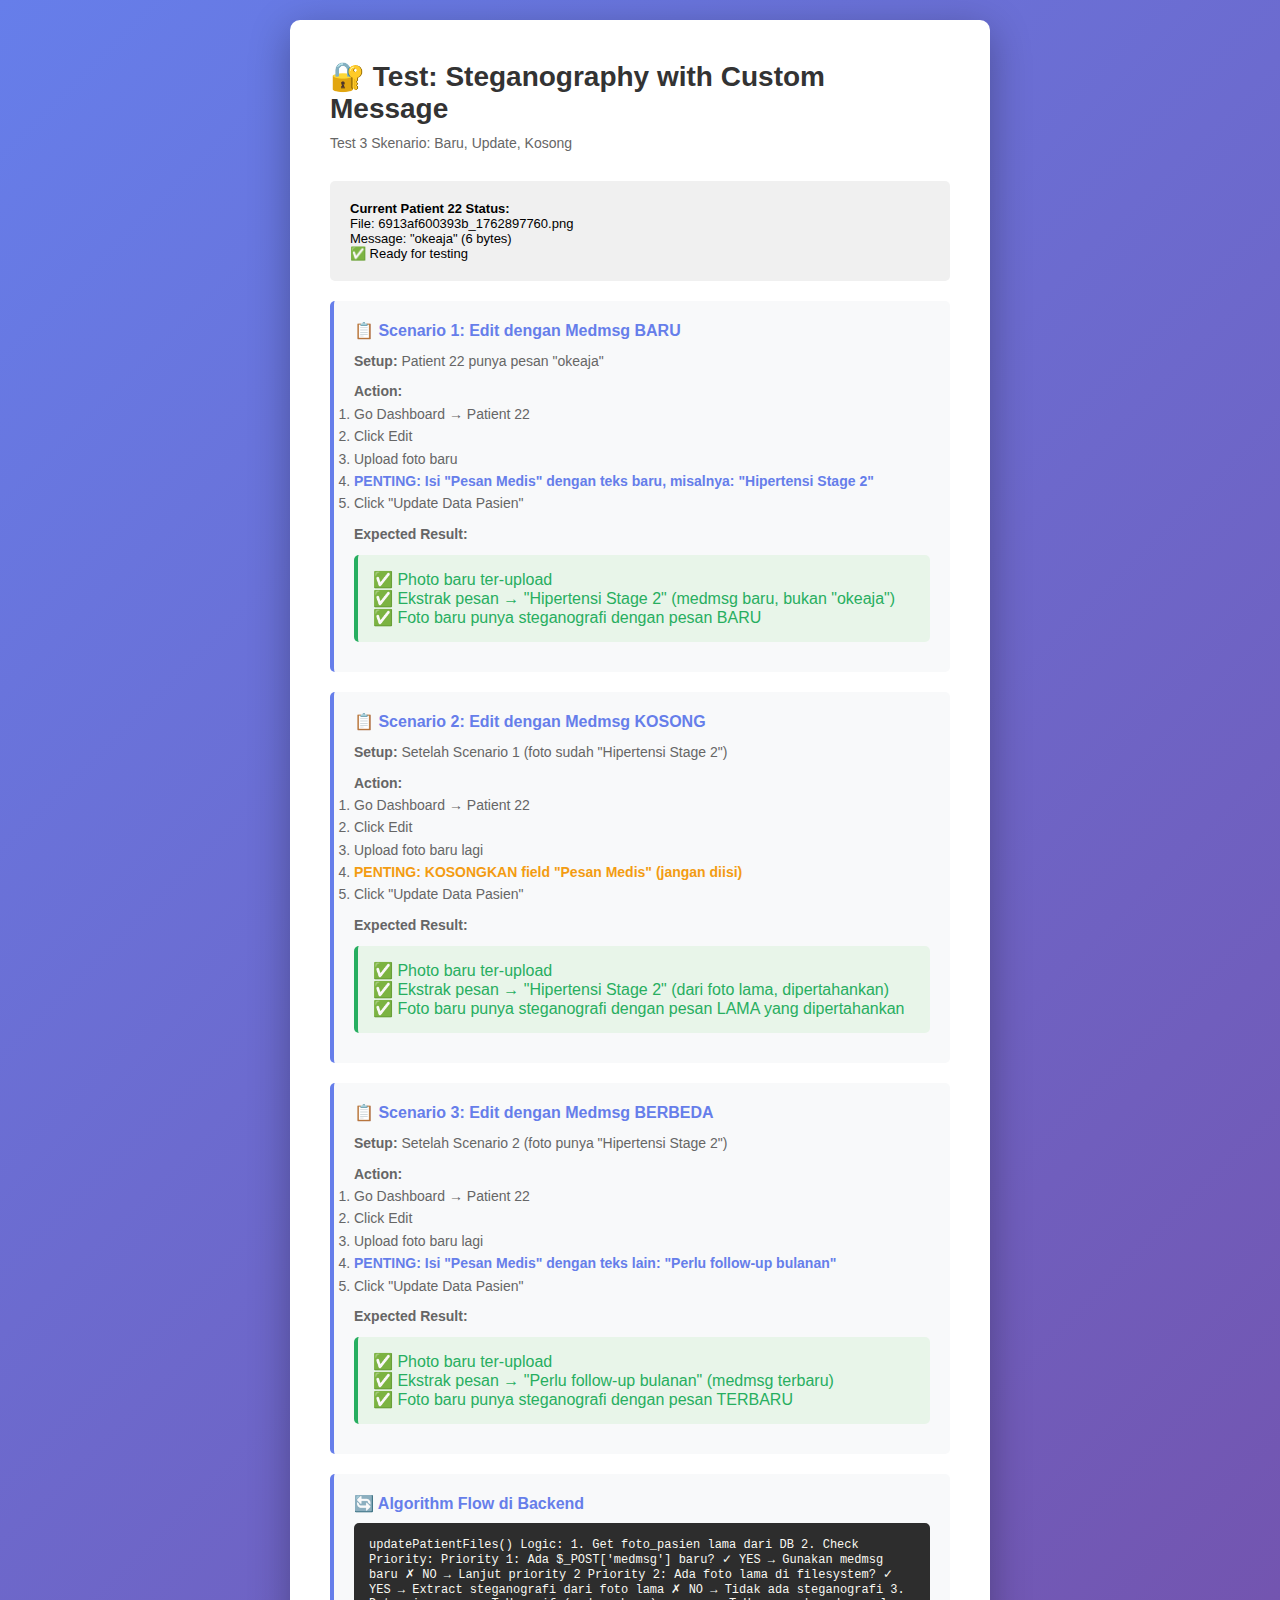
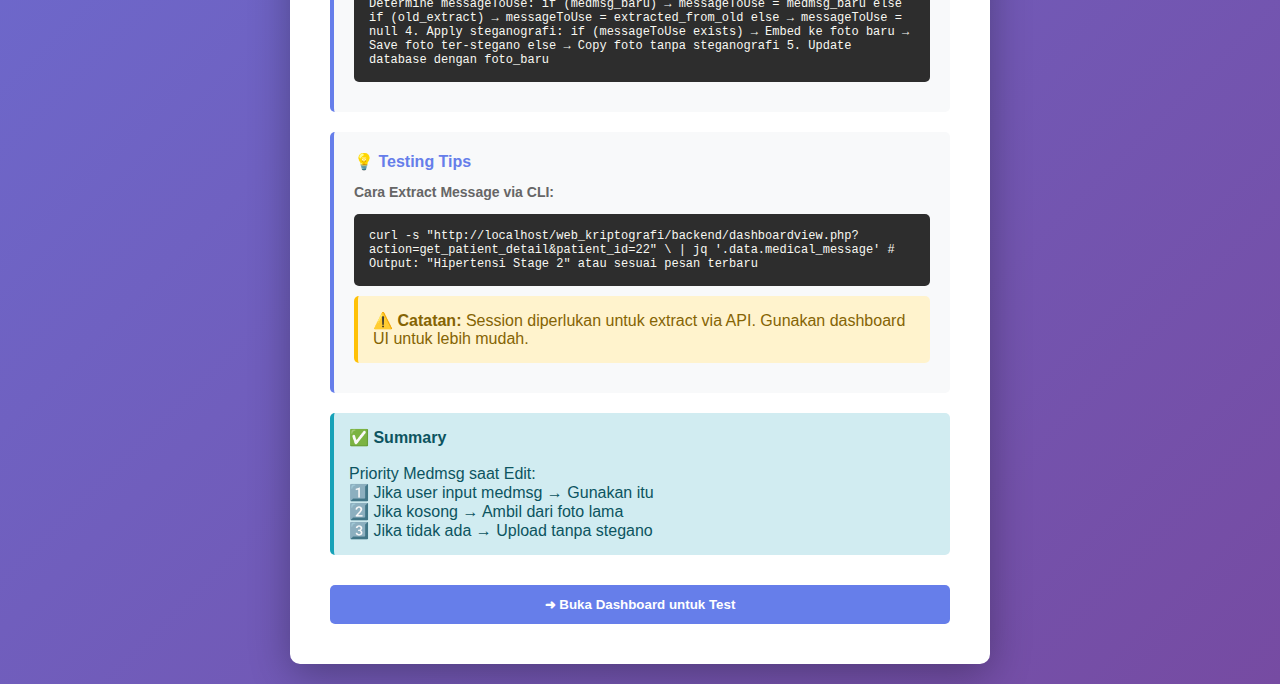
<file: test-stego-custom-message.html>
<!DOCTYPE html>
<html lang="id">
<head>
    <meta charset="UTF-8">
    <meta name="viewport" content="width=device-width, initial-scale=1.0">
    <title>Test Steganography with Custom Message</title>
    <style>
        * { margin: 0; padding: 0; box-sizing: border-box; }
        body {
            font-family: 'Segoe UI', sans-serif;
            background: linear-gradient(135deg, #667eea 0%, #764ba2 100%);
            min-height: 100vh;
            display: flex;
            justify-content: center;
            align-items: center;
            padding: 20px;
        }
        .container {
            background: white;
            border-radius: 10px;
            box-shadow: 0 10px 40px rgba(0,0,0,0.3);
            padding: 40px;
            max-width: 700px;
            width: 100%;
        }
        h1 { color: #333; margin-bottom: 10px; font-size: 28px; }
        .subtitle { color: #666; margin-bottom: 30px; font-size: 14px; }
        .scenario {
            background: #f8f9fa;
            border-left: 4px solid #667eea;
            padding: 20px;
            margin-bottom: 20px;
            border-radius: 5px;
        }
        .scenario-title {
            font-weight: 600;
            color: #667eea;
            margin-bottom: 10px;
            font-size: 16px;
        }
        .scenario-step {
            color: #666;
            margin: 8px 0;
            font-size: 14px;
            line-height: 1.6;
        }
        .result {
            background: #e8f5e9;
            border-left: 4px solid #27ae60;
            padding: 15px;
            margin: 10px 0;
            border-radius: 5px;
            color: #27ae60;
            font-weight: 500;
        }
        .warning {
            background: #fff3cd;
            border-left: 4px solid #ffc107;
            padding: 15px;
            margin: 10px 0;
            border-radius: 5px;
            color: #856404;
        }
        .info {
            background: #d1ecf1;
            border-left: 4px solid #17a2b8;
            padding: 15px;
            margin: 10px 0;
            border-radius: 5px;
            color: #0c5460;
        }
        .code {
            background: #2d2d2d;
            color: #f8f8f2;
            padding: 15px;
            border-radius: 5px;
            font-family: 'Courier New', monospace;
            font-size: 12px;
            margin: 10px 0;
            overflow-x: auto;
        }
        button {
            width: 100%;
            padding: 12px;
            margin-top: 20px;
            background: #667eea;
            color: white;
            border: none;
            border-radius: 5px;
            font-weight: 600;
            cursor: pointer;
            transition: all 0.3s;
        }
        button:hover { background: #5568d3; }
        .current-state {
            background: #f0f0f0;
            padding: 20px;
            border-radius: 5px;
            margin: 20px 0;
            font-size: 13px;
        }
    </style>
</head>
<body>
    <div class="container">
        <h1>🔐 Test: Steganography with Custom Message</h1>
        <p class="subtitle">Test 3 Skenario: Baru, Update, Kosong</p>
        
        <div class="current-state">
            <strong>Current Patient 22 Status:</strong><br>
            File: 6913af600393b_1762897760.png<br>
            Message: "okeaja" (6 bytes)<br>
            ✅ Ready for testing
        </div>

        <!-- Scenario 1: Upload with NEW medmsg -->
        <div class="scenario">
            <div class="scenario-title">📋 Scenario 1: Edit dengan Medmsg BARU</div>
            <div class="scenario-step">
                <strong>Setup:</strong> Patient 22 punya pesan "okeaja"
            </div>
            <div class="scenario-step">
                <strong>Action:</strong>
                <ol>
                    <li>Go Dashboard → Patient 22</li>
                    <li>Click Edit</li>
                    <li>Upload foto baru</li>
                    <li><strong style="color: #667eea">PENTING: Isi "Pesan Medis" dengan teks baru, misalnya: "Hipertensi Stage 2"</strong></li>
                    <li>Click "Update Data Pasien"</li>
                </ol>
            </div>
            <div class="scenario-step">
                <strong>Expected Result:</strong>
            </div>
            <div class="result">
                ✅ Photo baru ter-upload<br>
                ✅ Ekstrak pesan → "Hipertensi Stage 2" (medmsg baru, bukan "okeaja")<br>
                ✅ Foto baru punya steganografi dengan pesan BARU
            </div>
        </div>

        <!-- Scenario 2: Upload with EMPTY medmsg -->
        <div class="scenario">
            <div class="scenario-title">📋 Scenario 2: Edit dengan Medmsg KOSONG</div>
            <div class="scenario-step">
                <strong>Setup:</strong> Setelah Scenario 1 (foto sudah "Hipertensi Stage 2")
            </div>
            <div class="scenario-step">
                <strong>Action:</strong>
                <ol>
                    <li>Go Dashboard → Patient 22</li>
                    <li>Click Edit</li>
                    <li>Upload foto baru lagi</li>
                    <li><strong style="color: #f39c12">PENTING: KOSONGKAN field "Pesan Medis" (jangan diisi)</strong></li>
                    <li>Click "Update Data Pasien"</li>
                </ol>
            </div>
            <div class="scenario-step">
                <strong>Expected Result:</strong>
            </div>
            <div class="result">
                ✅ Photo baru ter-upload<br>
                ✅ Ekstrak pesan → "Hipertensi Stage 2" (dari foto lama, dipertahankan)<br>
                ✅ Foto baru punya steganografi dengan pesan LAMA yang dipertahankan
            </div>
        </div>

        <!-- Scenario 3: Update medmsg again -->
        <div class="scenario">
            <div class="scenario-title">📋 Scenario 3: Edit dengan Medmsg BERBEDA</div>
            <div class="scenario-step">
                <strong>Setup:</strong> Setelah Scenario 2 (foto punya "Hipertensi Stage 2")
            </div>
            <div class="scenario-step">
                <strong>Action:</strong>
                <ol>
                    <li>Go Dashboard → Patient 22</li>
                    <li>Click Edit</li>
                    <li>Upload foto baru lagi</li>
                    <li><strong style="color: #667eea">PENTING: Isi "Pesan Medis" dengan teks lain: "Perlu follow-up bulanan"</strong></li>
                    <li>Click "Update Data Pasien"</li>
                </ol>
            </div>
            <div class="scenario-step">
                <strong>Expected Result:</strong>
            </div>
            <div class="result">
                ✅ Photo baru ter-upload<br>
                ✅ Ekstrak pesan → "Perlu follow-up bulanan" (medmsg terbaru)<br>
                ✅ Foto baru punya steganografi dengan pesan TERBARU
            </div>
        </div>

        <!-- Algorithm Flow -->
        <div class="scenario">
            <div class="scenario-title">🔄 Algorithm Flow di Backend</div>
            <div class="code">
updatePatientFiles() Logic:
  1. Get foto_pasien lama dari DB
  
  2. Check Priority:
     Priority 1: Ada $_POST['medmsg'] baru?
        ✓ YES → Gunakan medmsg baru
        ✗ NO  → Lanjut priority 2
     
     Priority 2: Ada foto lama di filesystem?
        ✓ YES → Extract steganografi dari foto lama
        ✗ NO  → Tidak ada steganografi
  
  3. Determine messageToUse:
     if (medmsg_baru)      → messageToUse = medmsg_baru
     else if (old_extract) → messageToUse = extracted_from_old
     else                  → messageToUse = null
  
  4. Apply steganografi:
     if (messageToUse exists)
       → Embed ke foto baru
       → Save foto ter-stegano
     else
       → Copy foto tanpa steganografi
  
  5. Update database dengan foto_baru
            </div>
        </div>

        <!-- Testing Tips -->
        <div class="scenario">
            <div class="scenario-title">💡 Testing Tips</div>
            <div class="scenario-step">
                <strong>Cara Extract Message via CLI:</strong>
            </div>
            <div class="code">
curl -s "http://localhost/web_kriptografi/backend/dashboardview.php?action=get_patient_detail&patient_id=22" \
  | jq '.data.medical_message'

# Output: "Hipertensi Stage 2" atau sesuai pesan terbaru
            </div>
            <div class="warning">
                <strong>⚠️ Catatan:</strong> Session diperlukan untuk extract via API. 
                Gunakan dashboard UI untuk lebih mudah.
            </div>
        </div>

        <!-- Summary -->
        <div class="info">
            <strong>✅ Summary</strong><br><br>
            Priority Medmsg saat Edit:<br>
            1️⃣ Jika user input medmsg → Gunakan itu<br>
            2️⃣ Jika kosong → Ambil dari foto lama<br>
            3️⃣ Jika tidak ada → Upload tanpa stegano
        </div>

        <button onclick="window.location.href='http://localhost/web_kriptografi/index.html'">
            ➜ Buka Dashboard untuk Test
        </button>
    </div>
</body>
</html>
</file>
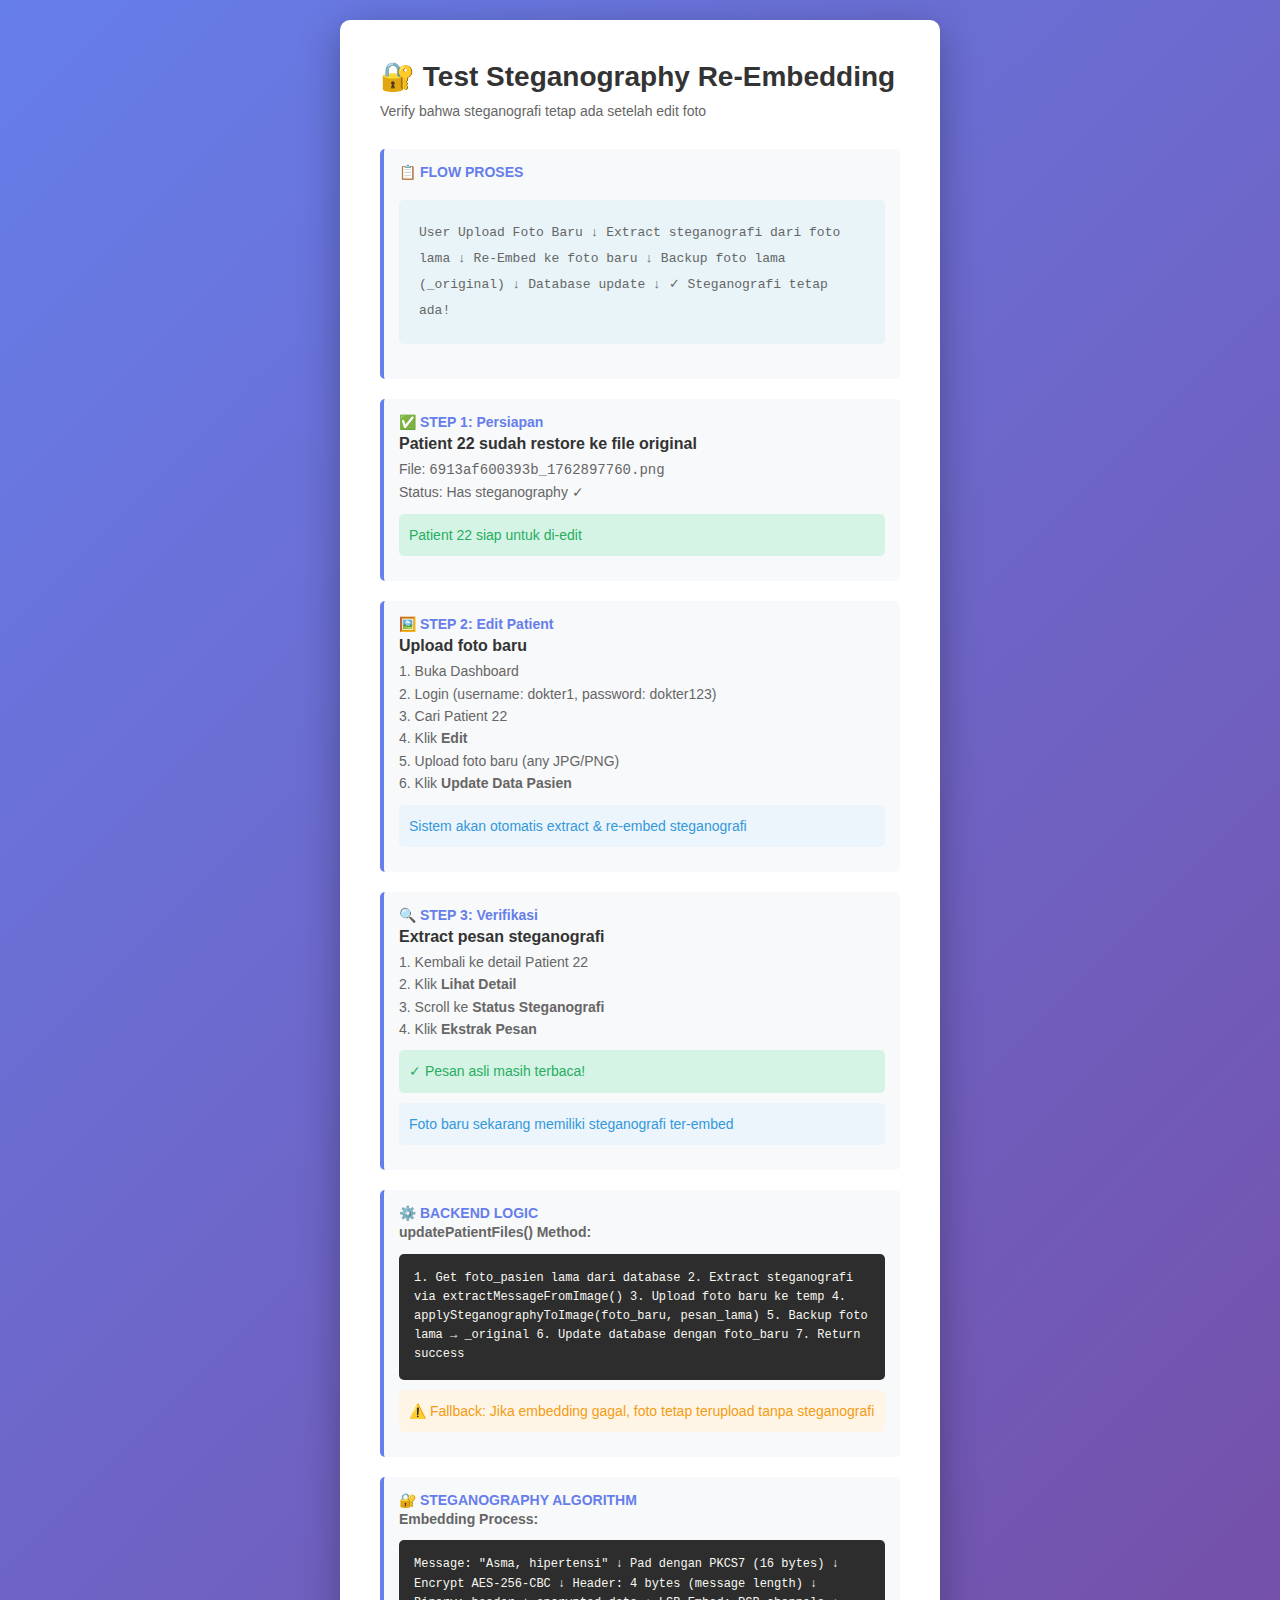
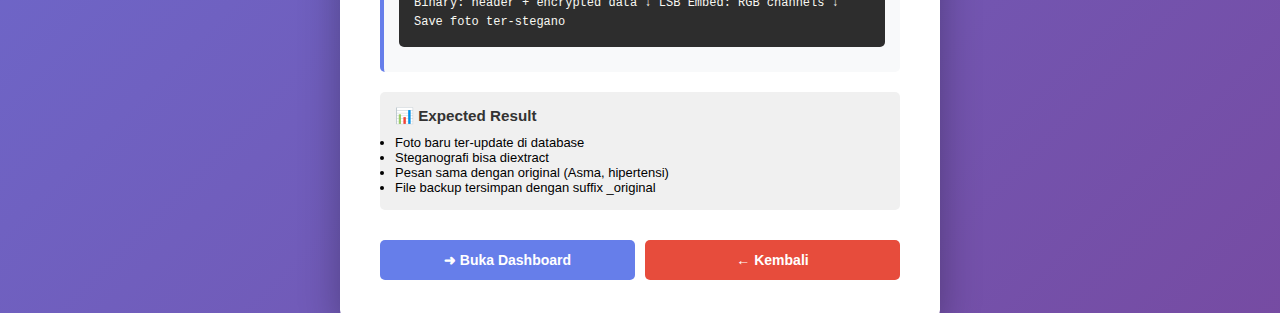
<file: test-stego-reembed.html>
<!DOCTYPE html>
<html lang="id">
<head>
    <meta charset="UTF-8">
    <meta name="viewport" content="width=device-width, initial-scale=1.0">
    <title>Test Steganography Re-Embedding</title>
    <style>
        * {
            margin: 0;
            padding: 0;
            box-sizing: border-box;
        }
        
        body {
            font-family: 'Segoe UI', Tahoma, Geneva, Verdana, sans-serif;
            background: linear-gradient(135deg, #667eea 0%, #764ba2 100%);
            min-height: 100vh;
            display: flex;
            justify-content: center;
            align-items: center;
            padding: 20px;
        }
        
        .container {
            background: white;
            border-radius: 10px;
            box-shadow: 0 10px 40px rgba(0, 0, 0, 0.3);
            padding: 40px;
            max-width: 600px;
            width: 100%;
        }
        
        h1 {
            color: #333;
            margin-bottom: 10px;
            font-size: 28px;
        }
        
        .subtitle {
            color: #666;
            margin-bottom: 30px;
            font-size: 14px;
        }
        
        .step {
            background: #f8f9fa;
            border-left: 4px solid #667eea;
            padding: 15px;
            margin-bottom: 20px;
            border-radius: 5px;
        }
        
        .step-number {
            font-weight: bold;
            color: #667eea;
            font-size: 14px;
        }
        
        .step-title {
            font-weight: 600;
            color: #333;
            margin: 5px 0;
        }
        
        .step-description {
            color: #666;
            font-size: 14px;
            line-height: 1.6;
        }
        
        .code {
            background: #2d2d2d;
            color: #f8f8f2;
            padding: 15px;
            border-radius: 5px;
            font-family: 'Courier New', monospace;
            font-size: 12px;
            margin: 10px 0;
            overflow-x: auto;
        }
        
        .flow {
            background: #e8f4f8;
            padding: 20px;
            border-radius: 5px;
            margin: 20px 0;
            font-family: 'Courier New', monospace;
            font-size: 13px;
            line-height: 2;
        }
        
        .success {
            color: #27ae60;
            background: #d5f4e6;
            padding: 10px;
            border-radius: 5px;
            margin: 10px 0;
        }
        
        .warning {
            color: #f39c12;
            background: #fef5e7;
            padding: 10px;
            border-radius: 5px;
            margin: 10px 0;
        }
        
        .info {
            color: #3498db;
            background: #ebf5fb;
            padding: 10px;
            border-radius: 5px;
            margin: 10px 0;
        }
        
        .button-group {
            display: flex;
            gap: 10px;
            margin-top: 30px;
        }
        
        button {
            flex: 1;
            padding: 12px;
            border: none;
            border-radius: 5px;
            font-size: 14px;
            font-weight: 600;
            cursor: pointer;
            transition: all 0.3s;
        }
        
        .btn-primary {
            background: #667eea;
            color: white;
        }
        
        .btn-primary:hover {
            background: #5568d3;
        }
        
        .btn-secondary {
            background: #e74c3c;
            color: white;
        }
        
        .btn-secondary:hover {
            background: #c0392b;
        }
        
        .status {
            margin-top: 20px;
            padding: 15px;
            background: #f0f0f0;
            border-radius: 5px;
            font-size: 13px;
        }
        
        .status h3 {
            margin-bottom: 10px;
            color: #333;
        }
    </style>
</head>
<body>
    <div class="container">
        <h1>🔐 Test Steganography Re-Embedding</h1>
        <p class="subtitle">Verify bahwa steganografi tetap ada setelah edit foto</p>
        
        <div class="step">
            <div class="step-number">📋 FLOW PROSES</div>
            <div class="step-description">
                <div class="flow">
User Upload Foto Baru
   ↓
Extract steganografi dari foto lama
   ↓
Re-Embed ke foto baru
   ↓
Backup foto lama (_original)
   ↓
Database update
   ↓
✓ Steganografi tetap ada!
                </div>
            </div>
        </div>
        
        <div class="step">
            <div class="step-number">✅ STEP 1: Persiapan</div>
            <div class="step-title">Patient 22 sudah restore ke file original</div>
            <div class="step-description">
                File: <code>6913af600393b_1762897760.png</code><br>
                Status: Has steganography ✓
                <div class="success">Patient 22 siap untuk di-edit</div>
            </div>
        </div>
        
        <div class="step">
            <div class="step-number">🖼️ STEP 2: Edit Patient</div>
            <div class="step-title">Upload foto baru</div>
            <div class="step-description">
                1. Buka Dashboard<br>
                2. Login (username: dokter1, password: dokter123)<br>
                3. Cari Patient 22<br>
                4. Klik <strong>Edit</strong><br>
                5. Upload foto baru (any JPG/PNG)<br>
                6. Klik <strong>Update Data Pasien</strong><br>
                <div class="info">Sistem akan otomatis extract & re-embed steganografi</div>
            </div>
        </div>
        
        <div class="step">
            <div class="step-number">🔍 STEP 3: Verifikasi</div>
            <div class="step-title">Extract pesan steganografi</div>
            <div class="step-description">
                1. Kembali ke detail Patient 22<br>
                2. Klik <strong>Lihat Detail</strong><br>
                3. Scroll ke <strong>Status Steganografi</strong><br>
                4. Klik <strong>Ekstrak Pesan</strong><br>
                <div class="success">✓ Pesan asli masih terbaca!</div>
                <div class="info">Foto baru sekarang memiliki steganografi ter-embed</div>
            </div>
        </div>
        
        <div class="step">
            <div class="step-number">⚙️ BACKEND LOGIC</div>
            <div class="step-description">
                <strong>updatePatientFiles() Method:</strong>
                <div class="code">
1. Get foto_pasien lama dari database
2. Extract steganografi via extractMessageFromImage()
3. Upload foto baru ke temp
4. applySteganographyToImage(foto_baru, pesan_lama)
5. Backup foto lama → _original
6. Update database dengan foto_baru
7. Return success
                </div>
                <div class="warning">
                    ⚠️ Fallback: Jika embedding gagal, foto tetap terupload tanpa steganografi
                </div>
            </div>
        </div>
        
        <div class="step">
            <div class="step-number">🔐 STEGANOGRAPHY ALGORITHM</div>
            <div class="step-description">
                <strong>Embedding Process:</strong>
                <div class="code">
Message: "Asma, hipertensi"
   ↓
Pad dengan PKCS7 (16 bytes)
   ↓
Encrypt AES-256-CBC
   ↓
Header: 4 bytes (message length)
   ↓
Binary: header + encrypted data
   ↓
LSB Embed: RGB channels
   ↓
Save foto ter-stegano
                </div>
            </div>
        </div>
        
        <div class="status">
            <h3>📊 Expected Result</h3>
            <ul>
                <li>Foto baru ter-update di database</li>
                <li>Steganografi bisa diextract</li>
                <li>Pesan sama dengan original (Asma, hipertensi)</li>
                <li>File backup tersimpan dengan suffix _original</li>
            </ul>
        </div>
        
        <div class="button-group">
            <button class="btn-primary" onclick="window.location.href='http://localhost/web_kriptografi/index.html'">
                ➜ Buka Dashboard
            </button>
            <button class="btn-secondary" onclick="window.location.href='javascript:history.back()'">
                ← Kembali
            </button>
        </div>
    </div>
</body>
</html>
</file>
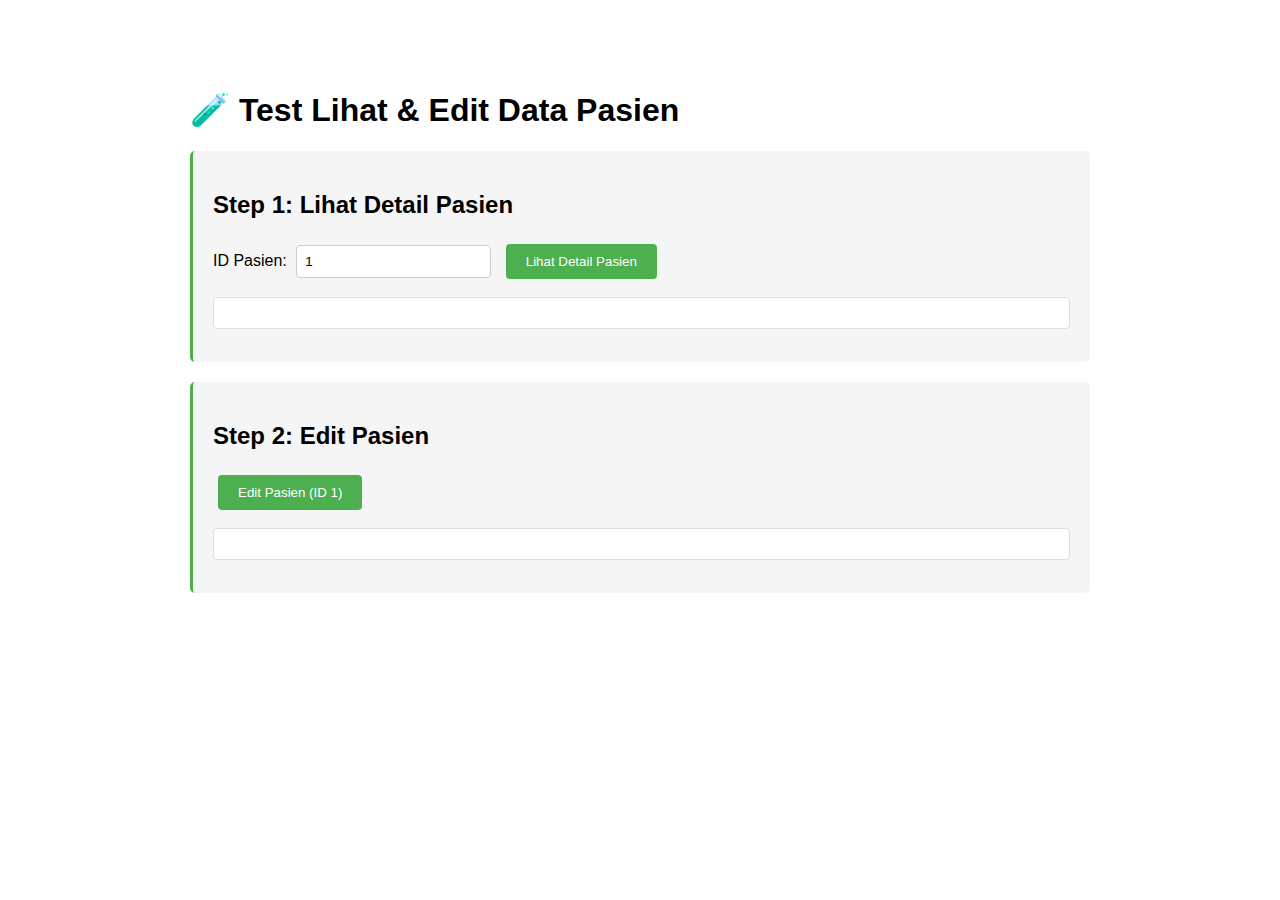
<file: test-view-edit.html>
<!DOCTYPE html>
<html lang="id">
<head>
    <meta charset="UTF-8">
    <title>Test Lihat & Edit Pasien</title>
    <style>
        body {
            font-family: Arial, sans-serif;
            max-width: 900px;
            margin: 50px auto;
            padding: 20px;
        }
        .section {
            background: #f5f5f5;
            padding: 20px;
            margin: 20px 0;
            border-radius: 5px;
            border-left: 3px solid #4CAF50;
        }
        button {
            background: #4CAF50;
            color: white;
            padding: 10px 20px;
            border: none;
            border-radius: 4px;
            cursor: pointer;
            margin: 5px;
        }
        button:hover {
            background: #45a049;
        }
        pre {
            background: white;
            padding: 15px;
            border-radius: 4px;
            overflow-x: auto;
            border: 1px solid #ddd;
        }
        .success { color: green; font-weight: bold; }
        .error { color: red; font-weight: bold; }
        input, select {
            padding: 8px;
            margin: 5px;
            border: 1px solid #ccc;
            border-radius: 4px;
        }
        .modal {
            display: none;
            position: fixed;
            z-index: 1000;
            left: 0;
            top: 0;
            width: 100%;
            height: 100%;
            background-color: rgba(0,0,0,0.4);
        }
        .modal-content {
            background-color: white;
            margin: 5% auto;
            padding: 20px;
            border: 1px solid #888;
            width: 80%;
            max-width: 600px;
            border-radius: 5px;
            max-height: 80vh;
            overflow-y: auto;
        }
        .close {
            color: #aaa;
            float: right;
            font-size: 28px;
            font-weight: bold;
            cursor: pointer;
        }
        .close:hover {
            color: #000;
        }
    </style>
</head>
<body>
    <h1>🧪 Test Lihat & Edit Data Pasien</h1>
    
    <div class="section">
        <h2>Step 1: Lihat Detail Pasien</h2>
        <label>ID Pasien: <input id="patientId" type="number" value="1"></label>
        <button onclick="viewPatient()">Lihat Detail Pasien</button>
        <pre id="viewOutput"></pre>
    </div>

    <div class="section">
        <h2>Step 2: Edit Pasien</h2>
        <button onclick="editPatient()">Edit Pasien (ID 1)</button>
        <pre id="editOutput"></pre>
    </div>

    <!-- Modal untuk menampilkan detail -->
    <div id="detailModal" class="modal">
        <div class="modal-content">
            <span class="close" onclick="closeModal()">&times;</span>
            <h2>Detail Pasien</h2>
            <div id="patientDetails"></div>
        </div>
    </div>

    <script>
        function log(elementId, msg, type = 'info') {
            const el = document.getElementById(elementId);
            const timestamp = new Date().toLocaleTimeString();
            const prefix = type === 'success' ? '✓' : type === 'error' ? '✗' : 'ℹ';
            const className = type;
            el.innerHTML += `<span class="${className}">[${timestamp}] ${prefix}</span> ${msg}\n`;
        }

        async function viewPatient() {
            const patientId = document.getElementById('patientId').value;
            document.getElementById('viewOutput').innerHTML = '';
            
            log('viewOutput', `Mengambil data pasien ID: ${patientId}...`, 'info');
            
            try {
                const url = `./backend/dashboardview.php?action=get_patient_detail&patient_id=${patientId}`;
                log('viewOutput', `Fetching: ${url}`, 'info');
                
                const response = await fetch(url, {
                    credentials: 'same-origin'
                });
                
                log('viewOutput', `Response status: ${response.status}`, 'info');
                
                const data = await response.json();
                
                if (data.success) {
                    log('viewOutput', `✓ Data berhasil dimuat!`, 'success');
                    log('viewOutput', `Nama: ${data.data.nama_lengkap}`, 'success');
                    log('viewOutput', `Alamat: ${data.data.alamat_lengkap}`, 'success');
                    
                    // Display di modal
                    displayPatientModal(data.data);
                    document.getElementById('detailModal').style.display = 'block';
                } else {
                    log('viewOutput', `✗ Error: ${data.error}`, 'error');
                }
            } catch (error) {
                log('viewOutput', `✗ Exception: ${error.message}`, 'error');
                console.error(error);
            }
        }

        function displayPatientModal(patient) {
            const details = document.getElementById('patientDetails');
            details.innerHTML = `
                <table style="width: 100%; border-collapse: collapse;">
                    <tr><td style="border: 1px solid #ddd; padding: 8px;"><strong>ID</strong></td><td style="border: 1px solid #ddd; padding: 8px;">${patient.id_pasien}</td></tr>
                    <tr><td style="border: 1px solid #ddd; padding: 8px;"><strong>Nama</strong></td><td style="border: 1px solid #ddd; padding: 8px;">${patient.nama_lengkap}</td></tr>
                    <tr><td style="border: 1px solid #ddd; padding: 8px;"><strong>Tgl Lahir</strong></td><td style="border: 1px solid #ddd; padding: 8px;">${patient.tanggal_lahir}</td></tr>
                    <tr><td style="border: 1px solid #ddd; padding: 8px;"><strong>Alamat</strong></td><td style="border: 1px solid #ddd; padding: 8px;">${patient.alamat_lengkap}</td></tr>
                    <tr><td style="border: 1px solid #ddd; padding: 8px;"><strong>Status</strong></td><td style="border: 1px solid #ddd; padding: 8px;">${patient.status_pasien}</td></tr>
                    <tr><td style="border: 1px solid #ddd; padding: 8px;"><strong>Layanan</strong></td><td style="border: 1px solid #ddd; padding: 8px;">${patient.informasi_medis}</td></tr>
                    <tr><td style="border: 1px solid #ddd; padding: 8px;"><strong>Hasil Pemeriksaan</strong></td><td style="border: 1px solid #ddd; padding: 8px;">${patient.hasil_pemeriksaan}</td></tr>
                    <tr><td style="border: 1px solid #ddd; padding: 8px;"><strong>Pembayaran</strong></td><td style="border: 1px solid #ddd; padding: 8px;">Rp ${parseFloat(patient.jumlah_pembayaran).toLocaleString('id-ID')}</td></tr>
                </table>
            `;
        }

        function closeModal() {
            document.getElementById('detailModal').style.display = 'none';
        }

        async function editPatient() {
            document.getElementById('editOutput').innerHTML = '';
            const patientId = 1;
            
            log('editOutput', `Mengambil data pasien untuk edit (ID: ${patientId})...`, 'info');
            
            try {
                const url = `./backend/dashboardview.php?action=get_patient_detail&patient_id=${patientId}`;
                const response = await fetch(url, {
                    credentials: 'same-origin'
                });
                
                const data = await response.json();
                
                if (data.success) {
                    log('editOutput', `✓ Data dimuat untuk edit`, 'success');
                    log('editOutput', `Nama: ${data.data.nama_lengkap}`, 'success');
                    
                    // Show form
                    const form = `
                        <form onsubmit="submitEdit(event, ${patientId})">
                            <div>
                                <label>Nama:</label><br>
                                <input type="text" name="nama_pasien" value="${data.data.nama_lengkap}" required style="width: 100%;">
                            </div>
                            <div>
                                <label>Tgl Lahir:</label><br>
                                <input type="date" name="tanggal_lahir" value="${data.data.tanggal_lahir}" required>
                            </div>
                            <div>
                                <label>Alamat:</label><br>
                                <input type="text" name="alamat" value="${data.data.alamat_lengkap}" required style="width: 100%;">
                            </div>
                            <div>
                                <label>Layanan:</label><br>
                                <select name="jenis_layanan" required>
                                    <option value="rawat-inap" ${data.data.informasi_medis === 'rawat-inap' ? 'selected' : ''}>Rawat Inap</option>
                                    <option value="rawat-jalan" ${data.data.informasi_medis === 'rawat-jalan' ? 'selected' : ''}>Rawat Jalan</option>
                                    <option value="pemeriksaan" ${data.data.informasi_medis === 'pemeriksaan' ? 'selected' : ''}>Pemeriksaan</option>
                                </select>
                            </div>
                            <div>
                                <label>Status:</label><br>
                                <select name="status_pasien" required>
                                    <option value="menunggu" ${data.data.status_pasien === 'menunggu' ? 'selected' : ''}>Menunggu</option>
                                    <option value="proses" ${data.data.status_pasien === 'proses' ? 'selected' : ''}>Proses</option>
                                    <option value="selesai" ${data.data.status_pasien === 'selesai' ? 'selected' : ''}>Selesai</option>
                                </select>
                            </div>
                            <div>
                                <label>Hasil Pemeriksaan:</label><br>
                                <textarea name="hasil_pemeriksaan" required style="width: 100%; height: 100px;">${data.data.hasil_pemeriksaan}</textarea>
                            </div>
                            <div>
                                <label>Jumlah Pembayaran:</label><br>
                                <input type="number" name="jumlah_pembayaran" value="${data.data.jumlah_pembayaran}" step="0.01" required>
                            </div>
                            <button type="submit">Simpan Perubahan</button>
                            <button type="button" onclick="document.getElementById('editOutput').innerHTML += '\\n[Dibatalkan]'">Batal</button>
                        </form>
                    `;
                    document.getElementById('editOutput').innerHTML = form;
                } else {
                    log('editOutput', `✗ Error: ${data.error}`, 'error');
                }
            } catch (error) {
                log('editOutput', `✗ Exception: ${error.message}`, 'error');
            }
        }

        async function submitEdit(event, patientId) {
            event.preventDefault();
            const form = event.target;
            const formData = new FormData(form);
            formData.append('patient_id', patientId);
            
            log('editOutput', '\n✓ Mengirim update...', 'info');
            
            try {
                const response = await fetch('./backend/dashboardview.php?action=update_patient', {
                    method: 'POST',
                    body: formData,
                    credentials: 'same-origin'
                });
                
                const data = await response.json();
                
                if (data.success) {
                    log('editOutput', `✓ Data berhasil diupdate!`, 'success');
                } else {
                    log('editOutput', `✗ Update error: ${data.error}`, 'error');
                }
            } catch (error) {
                log('editOutput', `✗ Exception: ${error.message}`, 'error');
            }
        }
    </script>
</body>
</html>
</file>
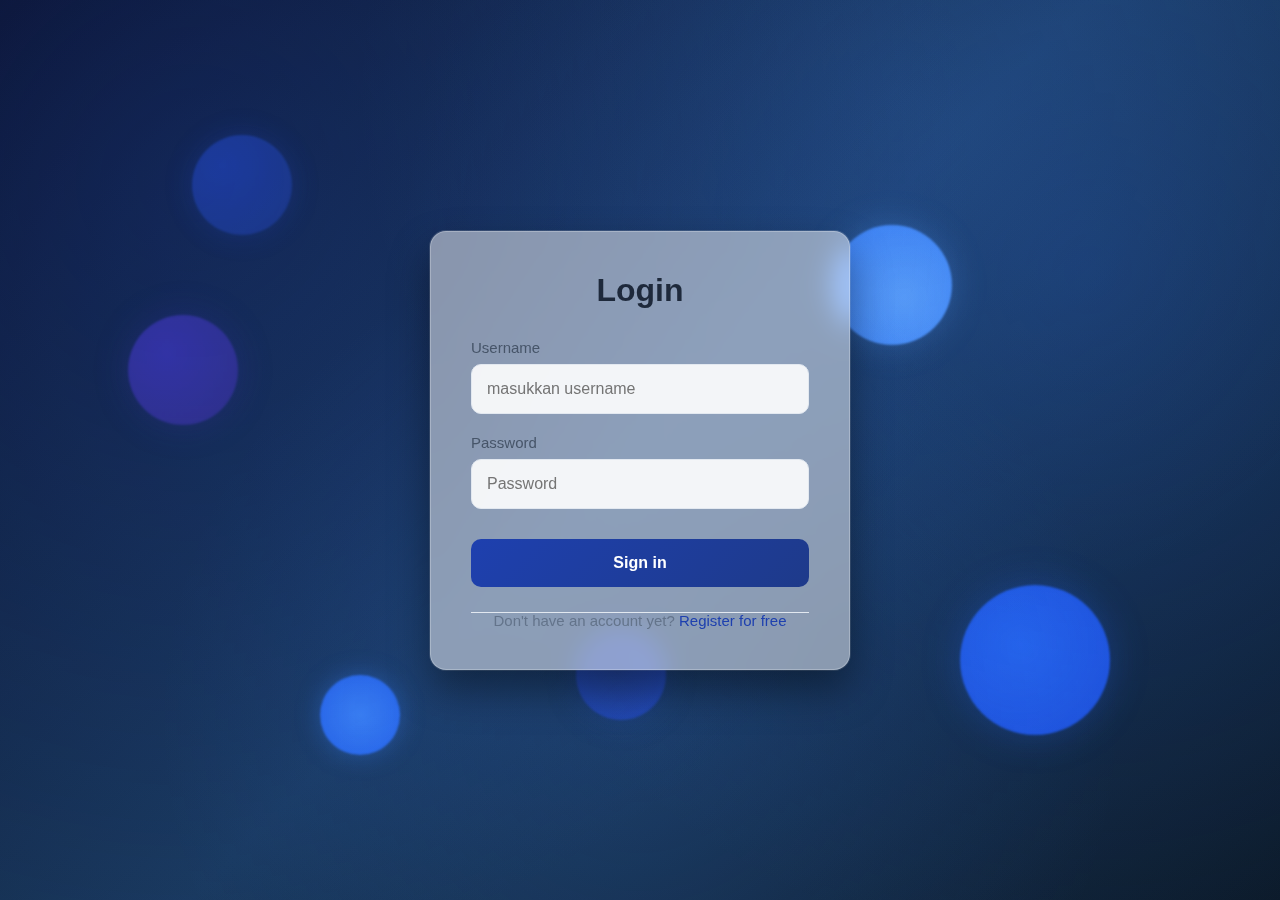
<file: templates/dashboard.html>
<!DOCTYPE html>
<html lang="id">
<head>
    <meta charset="UTF-8">
    <meta name="viewport" content="width=device-width, initial-scale=1.0">
    <title>MediCare - Dashboard Rumah Sakit</title>
    <link rel="stylesheet" href="../styles/styledashboard.css">
    <link href="https://cdnjs.cloudflare.com/ajax/libs/font-awesome/6.0.0/css/all.min.css" rel="stylesheet">
</head>
<body>
    <div class="dashboard-container">
        <!-- Sidebar -->
        <div class="sidebar">
            <div class="sidebar-header">
                <div class="profile">
                    <div class="profile-avatar">
                        <i class="fas fa-user-md"></i>
                    </div>
                    <div class="profile-info">
                        <h3>Dr. Andi Wijaya anjir</h3>
                        <p>Dokter Umum</p>
                    </div>
                </div>
            </div>

            <nav class="sidebar-menu">
                <ul>
                    <li class="menu-item active">
                        <a href="#">
                            <i class="fas fa-tachometer-alt"></i>
                            <span>Dashboard</span>
                        </a>
                    </li>
                    <li class="menu-item">
                        <a href="#" id="inputPemeriksaanBtn">
                            <i class="fas fa-file-medical"></i>
                            <span>Input Pemeriksaan</span>
                        </a>
                    </li>
                    <li class="menu-item">
                        <a href="#">
                            <i class="fas fa-cog"></i>
                            <span>Pengaturan</span>
                        </a>
                    </li>
                </ul>
            </nav>

            <div class="sidebar-footer">
                <button class="logout-btn">
                    <i class="fas fa-sign-out-alt"></i>
                    <span>Keluar</span>
                </button>
            </div>
        </div>

        <!-- Main Content -->
        <div class="main-content">
            <!-- Header -->
            <header class="content-header">
                <div class="header-left">
                    <h1>Dashboard MediCare</h1>
                    <p>Manajemen Data Pasien Terintegrasi</p>
                </div>
                <div class="header-right">
                    <div class="search-box">
                        <i class="fas fa-search"></i>
                        <input type="text" placeholder="Cari pasien...">
                    </div>
                    <div class="notification">
                        <i class="fas fa-bell"></i>
                        <span class="notification-badge">3</span>
                    </div>
                    <div class="date-display">
                        <span id="currentDate"></span>
                    </div>
                </div>
            </header>

            <!-- Stats Grid -->
            <div class="stats-grid">
                <div class="stat-card">
                    <div class="stat-icon">
                        <i class="fas fa-user-injured"></i>
                    </div>
                    <div class="stat-info">
                        <h3>Total Pasien</h3>
                        <span class="stat-number">156</span>
                        <span class="stat-change positive">+12%</span>
                    </div>
                </div>
                <div class="stat-card">
                    <div class="stat-icon">
                        <i class="fas fa-procedures"></i>
                    </div>
                    <div class="stat-info">
                        <h3>Rawat Inap</h3>
                        <span class="stat-number">24</span>
                        <span class="stat-change positive">+5%</span>
                    </div>
                </div>
                <div class="stat-card">
                    <div class="stat-icon">
                        <i class="fas fa-walking"></i>
                    </div>
                    <div class="stat-info">
                        <h3>Rawat Jalan</h3>
                        <span class="stat-number">89</span>
                        <span class="stat-change positive">+8%</span>
                    </div>
                </div>
                <div class="stat-card">
                    <div class="stat-icon">
                        <i class="fas fa-stethoscope"></i>
                    </div>
                    <div class="stat-info">
                        <h3>Pemeriksaan</h3>
                        <span class="stat-number">43</span>
                        <span class="stat-change negative">-3%</span>
                    </div>
                </div>
            </div>

            <!-- Recent Patients -->
            <div class="recent-patients-section">
                <div class="section-header">
                    <h2>Pasien Terbaru</h2>
                    <button class="view-all-btn">Lihat Semua</button>
                </div>
                <div class="patients-list">
                    <div class="patient-item">
                        <div class="patient-avatar">
                            <i class="fas fa-user"></i>
                        </div>
                        <div class="patient-info">
                            <h4>Budi Santoso</h4>
                            <p>Rawat Jalan • 45 Tahun</p>
                            <span class="patient-date">12 Mar 2024</span>
                        </div>
                        <span class="status-badge completed">Selesai</span>
                    </div>
                    <div class="patient-item">
                        <div class="patient-avatar">
                            <i class="fas fa-user"></i>
                        </div>
                        <div class="patient-info">
                            <h4>Siti Rahayu</h4>
                            <p>Rawat Inap • 32 Tahun</p>
                            <span class="patient-date">11 Mar 2024</span>
                        </div>
                        <span class="status-badge in-progress">Perawatan</span>
                    </div>
                    <div class="patient-item">
                        <div class="patient-avatar">
                            <i class="fas fa-user"></i>
                        </div>
                        <div class="patient-info">
                            <h4>Ahmad Fauzi</h4>
                            <p>Pemeriksaan • 28 Tahun</p>
                            <span class="patient-date">10 Mar 2024</span>
                        </div>
                        <span class="status-badge pending">Menunggu</span>
                    </div>
                </div>
            </div>
        </div>

        <!-- Form Modal -->
        <div class="modal-overlay" id="formModal">
            <div class="modal-content">
                <div class="modal-header">
                    <h2><i class="fas fa-file-medical"></i> Input Hasil Pemeriksaan</h2>
                    <button class="close-btn" id="closeModal">
                        <i class="fas fa-times"></i>
                    </button>
                </div>
                
                <form class="patient-form" id="patientForm">
                    <!-- Personal Information -->
                    <div class="form-section">
                        <h3><i class="fas fa-user"></i> Informasi Pribadi</h3>
                        <div class="form-row">
                            <div class="form-group">
                                <label for="namaPasien">Nama Lengkap Pasien</label>
                                <input type="text" id="namaPasien" name="namaPasien" required>
                            </div>
                            <div class="form-group">
                                <label for="tanggalLahir">Tanggal Lahir</label>
                                <input type="date" id="tanggalLahir" name="tanggalLahir" required>
                            </div>
                        </div>
                        
                        <div class="form-group">
                            <label for="alamat">Alamat Lengkap</label>
                            <textarea id="alamat" name="alamat" rows="3" placeholder="Masukkan alamat lengkap pasien..." required></textarea>
                        </div>
                    </div>

                    <!-- Medical Information -->
                    <div class="form-section">
                        <h3><i class="fas fa-stethoscope"></i> Informasi Medis</h3>
                        <div class="form-row">
                            <div class="form-group">
                                <label for="jenisLayanan" style="display: block; margin-bottom: 15px; font-size: 1rem; font-weight: 600; color: var(--dark);">
                                    Jenis Layanan <span style="color: var(--danger);">*</span>
                                </label>
                                
                                <div class="card-group-vertical" id="jenisLayananGroup">
                                    <!-- Rawat Inap Card -->
                                    <label class="selectable-card" data-value="rawat-inap">
                                        <input type="radio" name="jenisLayanan" value="rawat-inap" class="card-input" required>
                                        <div class="card-icon rawat-inap">
                                            <i class="fas fa-procedures"></i>
                                        </div>
                                        <div class="card-content">
                                            <div class="card-title">Rawat Inap</div>
                                          
                                        </div>
                                    </label>
                                    
                                    <!-- Rawat Jalan Card -->
                                    <label class="selectable-card" data-value="rawat-jalan">
                                        <input type="radio" name="jenisLayanan" value="rawat-jalan" class="card-input" required>
                                        <div class="card-icon rawat-jalan">
                                            <i class="fas fa-walking"></i>
                                        </div>
                                        <div class="card-content">
                                            <div class="card-title">Rawat Jalan</div>
                                          
                                        </div>
                                    </label>
                                    
                                    <!-- Pemeriksaan Card -->
                                    <label class="selectable-card" data-value="pemeriksaan">
                                        <input type="radio" name="jenisLayanan" value="pemeriksaan" class="card-input" required>
                                        <div class="card-icon pemeriksaan">
                                            <i class="fas fa-stethoscope"></i>
                                        </div>
                                        <div class="card-content">
                                            <div class="card-title">Pemeriksaan</div>
                                           
                                        </div>
                                    </label>
                                </div>
                                
                                <div class="form-hint" style="margin-top: 8px; font-size: 0.85rem; color: var(--secondary);">
                                    Pilih satu jenis layanan yang sesuai dengan kebutuhan pasien
                                </div>
                            </div>

                            <div class="form-group">
                                <label for="statusPasien">Status Pasien</label>
                                <select id="statusPasien" name="statusPasien" required>
                                    <option value="">Pilih Status</option>
                                    <option value="menunggu">Menunggu</option>
                                    <option value="perawatan">Dalam Perawatan</option>
                                    <option value="selesai">Selesai</option>
                                </select>
                            </div>
                        </div>

                        <div class="form-group">
                            <label for="hasilPemeriksaan">Hasil Pemeriksaan & Diagnosis</label>
                            <textarea id="hasilPemeriksaan" name="hasilPemeriksaan" rows="5" placeholder="Tuliskan hasil pemeriksaan, diagnosis, dan rencana perawatan..." required></textarea>
                        </div>
                    </div>

                    <!-- File Uploads -->
                    <div class="form-section">
                        <h3><i class="fas fa-paperclip"></i> Dokumen & Media</h3>
                        <div class="form-row">
                            <div class="form-group file-upload-group">
                                <label for="fotoPasien">Foto Pasien</label>
                                <div class="file-upload">
                                    <input type="file" id="fotoPasien" name="fotoPasien" accept="image/*" class="file-input">
                                    <label for="fotoPasien" class="file-label">
                                        <i class="fas fa-camera"></i>
                                        <span>Unggah Foto</span>
                                    </label>
                                    <span class="file-name" id="fotoFileName">Belum ada file</span>
                                </div>
                            </div>

                            <div class="form-group file-upload-group">
                                <label for="pdfDokumen">Dokumen PDF</label>
                                <div class="file-upload">
                                    <input type="file" id="pdfDokumen" name="pdfDokumen" accept=".pdf" class="file-input">
                                    <label for="pdfDokumen" class="file-label">
                                        <i class="fas fa-file-pdf"></i>
                                        <span>Unggah PDF</span>
                                    </label>
                                    <span class="file-name" id="pdfFileName">Belum ada file</span>
                                </div>
                            </div>
                        </div>
                    </div>

                    <!-- Payment Information -->
                    <div class="form-section">
                        <h3><i class="fas fa-money-bill-wave"></i> Informasi Pembayaran</h3>
                        <div class="form-group">
                            <label for="jumlahPembayaran">Jumlah Pembayaran (Rp)</label>
                            <div class="input-with-icon">
                                <i class="fas fa-rupiah-sign"></i>
                                <input type="number" id="jumlahPembayaran" name="jumlahPembayaran" min="0" placeholder="0" required>
                            </div>
                        </div>
                    </div>

                    <!-- Form Actions -->
                    <div class="form-actions">
                        <button type="button" class="btn-secondary" id="cancelForm">
                            <i class="fas fa-times"></i>
                            Batal
                        </button>
                        <button type="submit" class="btn-primary">
                            <i class="fas fa-save"></i>
                            Simpan Data Pemeriksaan
                        </button>
                    </div>
                </form>
            </div>
        </div>
    </div>

    <script src="../script/dashboard.js"></script>
</body>
</html>
</file>
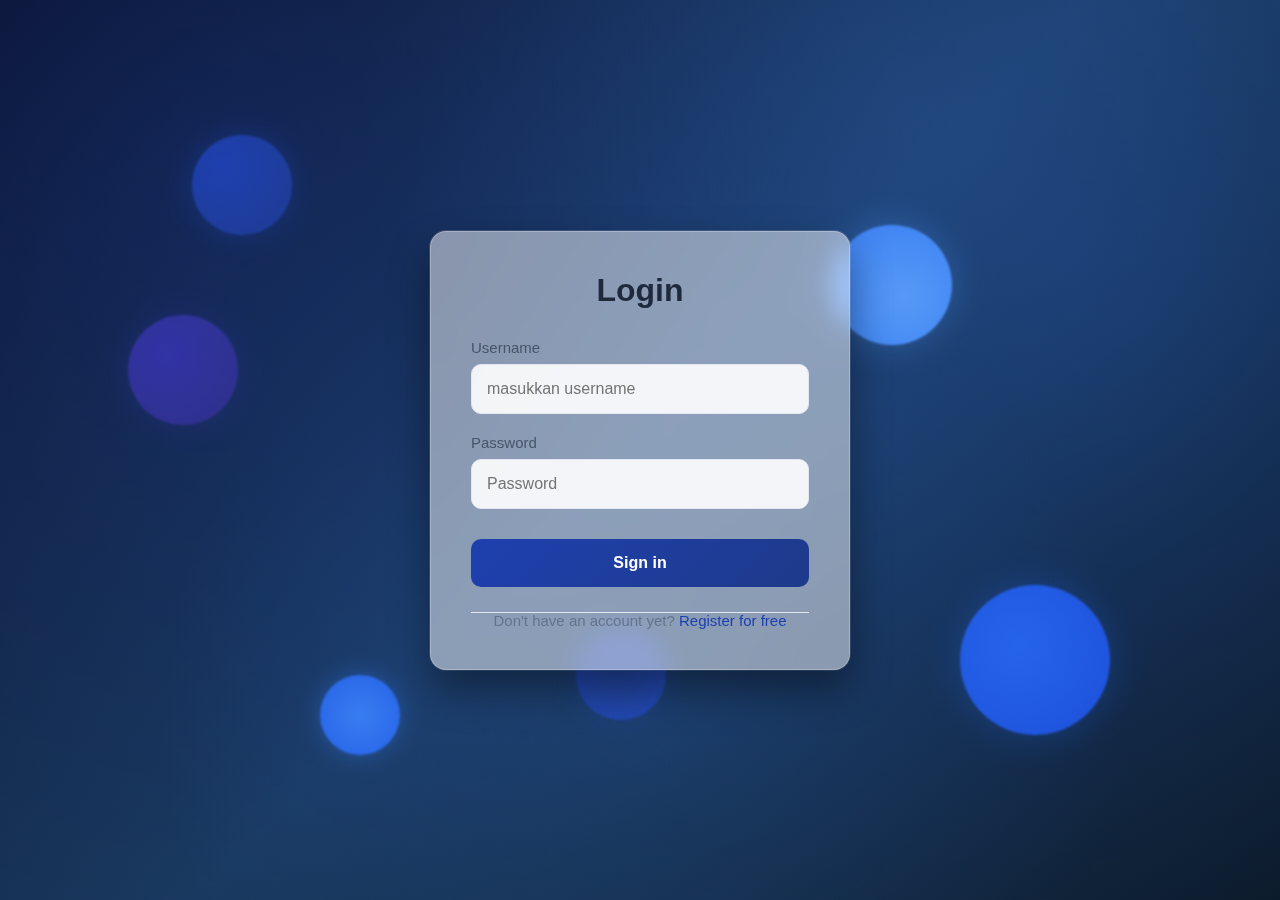
<file: templates/login.html>
<!DOCTYPE html>
<html lang="id">
<head>
    <meta charset="UTF-8">
    <meta name="viewport" content="width=device-width, initial-scale=1.0">
    <title>Login</title>
    <link rel="stylesheet" href="../styles/style.css">
</head>
<body>
    <div class="animated-background">
        <div class="floating-shapes">
            <div class="shape shape-1"></div>
            <div class="shape shape-2"></div>
            <div class="shape shape-3"></div>
            <div class="shape shape-4"></div>
            <div class="shape shape-5"></div>
            <div class="shape shape-6"></div>
        </div>
        <div class="gradient-overlay"></div>
    </div>
    
    <div class="login-container">
        <h1 class="login-title">Login</h1>
        
        <!-- tambahkan id pada form -->
        <form id="loginForm">
            <div class="form-group">
                <label for="email">Username</label>
                <input 
                    type="text" 
                    id="email" 
                    name="email" 
                    placeholder="masukkan username"
                    required
                >
            </div>
            
            <div class="form-group">
                <label for="password">Password</label>
                <input 
                    type="password" 
                    id="password" 
                    name="password" 
                    placeholder="Password"
                    required
                >
            </div>

            <button type="submit" class="signin-btn">Sign in</button>

            <div id="message" style="margin-top:10px; text-align:center;"></div>
            
            <div class="divider"></div>
            
            <div class="register-link">
                Don't have an account yet? 
                <a href="../templates/register.html">Register for free</a>
            </div>
        </form>
    </div>

    <!-- Tambahkan file JS login -->
    <script src="../script/login.js"></script>
</body>
</html>
</file>
<file: styledashboard.css>
* {
    margin: 0;
    padding: 0;
    box-sizing: border-box;
}

:root {
    --primary: #1e3a8a;
    --primary-dark: #1e40af;
    --primary-light: #3b82f6;
    --secondary: #64748b;
    --accent: #06b6d4;
    --success: #10b981;
    --warning: #f59e0b;
    --danger: #ef4444;
    --light: #f8fafc;
    --dark: #1e293b;
    --sidebar-width: 280px;
    --border-radius: 12px;
    --shadow: 0 4px 6px -1px rgba(0, 0, 0, 0.1);
    --shadow-lg: 0 10px 15px -3px rgba(0, 0, 0, 0.1);
    --transition: all 0.3s cubic-bezier(0.4, 0, 0.2, 1);
}

body {
    font-family: 'Segoe UI', Tahoma, Geneva, Verdana, sans-serif;
    background: linear-gradient(135deg, #0f172a 0%, #1e3a8a 100%);
    min-height: 100vh;
    color: var(--dark);
    overflow-x: hidden;
}

.dashboard-container {
    display: flex;
    min-height: 100vh;
}

/* Sidebar Styles */
.sidebar {
    width: var(--sidebar-width);
    background: rgba(255, 255, 255, 0.95);
    backdrop-filter: blur(20px);
    border-right: 1px solid rgba(255, 255, 255, 0.2);
    display: flex;
    flex-direction: column;
    box-shadow: var(--shadow-lg);
    transition: var(--transition);
}

.sidebar-header {
    padding: 30px 20px;
    border-bottom: 1px solid rgba(226, 232, 240, 0.5);
}

.profile {
    display: flex;
    align-items: center;
    gap: 15px;
}

.profile-avatar {
    width: 60px;
    height: 60px;
    background: linear-gradient(135deg, var(--primary), var(--primary-dark));
    border-radius: 50%;
    display: flex;
    align-items: center;
    justify-content: center;
    color: white;
    font-size: 24px;
    transition: var(--transition);
}

.profile-avatar:hover {
    transform: scale(1.05);
    box-shadow: 0 8px 25px rgba(30, 64, 175, 0.3);
}

.profile-info h3 {
    font-size: 1.1rem;
    font-weight: 600;
    margin-bottom: 5px;
    color: var(--dark);
}

.profile-info p {
    color: var(--secondary);
    font-size: 0.9rem;
}

.sidebar-menu {
    flex: 1;
    padding: 20px 0;
}

.sidebar-menu ul {
    list-style: none;
}

.menu-item {
    margin-bottom: 5px;
}

.menu-item a {
    display: flex;
    align-items: center;
    padding: 15px 25px;
    color: var(--dark);
    text-decoration: none;
    transition: var(--transition);
    border-left: 4px solid transparent;
    position: relative;
    overflow: hidden;
}

.menu-item a::before {
    content: '';
    position: absolute;
    top: 0;
    left: -100%;
    width: 100%;
    height: 100%;
    background: linear-gradient(90deg, transparent, rgba(30, 64, 175, 0.1), transparent);
    transition: left 0.5s;
}

.menu-item a:hover::before {
    left: 100%;
}

.menu-item a:hover {
    background: rgba(30, 64, 175, 0.05);
    color: var(--primary);
    border-left-color: var(--primary);
}

.menu-item.active a {
    background: rgba(30, 64, 175, 0.1);
    color: var(--primary);
    border-left-color: var(--primary);
}

.menu-item i {
    width: 20px;
    margin-right: 15px;
    font-size: 1.1rem;
}

.sidebar-footer {
    padding: 20px;
    border-top: 1px solid rgba(226, 232, 240, 0.5);
}

.logout-btn {
    width: 100%;
    padding: 12px;
    background: var(--light);
    border: 1px solid rgba(226, 232, 240, 0.8);
    border-radius: var(--border-radius);
    color: var(--danger);
    cursor: pointer;
    transition: var(--transition);
    display: flex;
    align-items: center;
    justify-content: center;
    gap: 10px;
    font-weight: 500;
}

.logout-btn:hover {
    background: var(--danger);
    color: white;
    transform: translateY(-2px);
    box-shadow: 0 4px 12px rgba(239, 68, 68, 0.3);
}

/* Main Content Styles */
.main-content {
    flex: 1;
    padding: 30px;
    overflow-y: auto;
    background: rgba(248, 250, 252, 0.5);
}

.content-header {
    display: flex;
    justify-content: space-between;
    align-items: center;
    margin-bottom: 30px;
    background: rgba(255, 255, 255, 0.95);
    padding: 25px;
    border-radius: var(--border-radius);
    box-shadow: var(--shadow);
    backdrop-filter: blur(10px);
    border: 1px solid rgba(255, 255, 255, 0.2);
    transition: var(--transition);
}

.content-header:hover {
    box-shadow: var(--shadow-lg);
}

.header-left h1 {
    font-size: 2rem;
    font-weight: 700;
    margin-bottom: 5px;
    background: linear-gradient(135deg, var(--primary), var(--primary-dark));
    -webkit-background-clip: text;
    -webkit-text-fill-color: transparent;
}

.header-left p {
    color: var(--secondary);
    font-size: 0.95rem;
}

.header-right {
    display: flex;
    align-items: center;
    gap: 20px;
}

.search-box {
    position: relative;
    display: flex;
    align-items: center;
}

.search-box i {
    position: absolute;
    left: 15px;
    color: var(--secondary);
}

.search-box input {
    padding: 12px 15px 12px 45px;
    border: 1px solid rgba(226, 232, 240, 0.8);
    border-radius: 25px;
    background: rgba(248, 250, 252, 0.8);
    transition: var(--transition);
    width: 250px;
}

.search-box input:focus {
    outline: none;
    border-color: var(--primary-light);
    box-shadow: 0 0 0 3px rgba(59, 130, 246, 0.1);
    background: white;
}

.notification {
    position: relative;
    font-size: 1.2rem;
    color: var(--secondary);
    cursor: pointer;
    padding: 10px;
    border-radius: 50%;
    transition: var(--transition);
}

.notification:hover {
    background: rgba(30, 64, 175, 0.1);
    color: var(--primary);
}

.notification-badge {
    position: absolute;
    top: 5px;
    right: 5px;
    background: var(--danger);
    color: white;
    border-radius: 50%;
    width: 18px;
    height: 18px;
    font-size: 0.7rem;
    display: flex;
    align-items: center;
    justify-content: center;
}

.date-display {
    background: linear-gradient(135deg, var(--primary), var(--primary-dark));
    color: white;
    padding: 10px 20px;
    border-radius: 25px;
    font-weight: 500;
    font-size: 0.9rem;
    box-shadow: 0 4px 12px rgba(30, 64, 175, 0.3);
}

/* Stats Grid */
.stats-grid {
    display: grid;
    grid-template-columns: repeat(auto-fit, minmax(250px, 1fr));
    gap: 20px;
    margin-bottom: 30px;
}

.stat-card {
    background: rgba(255, 255, 255, 0.95);
    padding: 25px;
    border-radius: var(--border-radius);
    box-shadow: var(--shadow);
    display: flex;
    align-items: center;
    gap: 20px;
    transition: var(--transition);
    backdrop-filter: blur(10px);
    border: 1px solid rgba(255, 255, 255, 0.2);
    position: relative;
    overflow: hidden;
}

.stat-card::before {
    content: '';
    position: absolute;
    top: 0;
    left: -100%;
    width: 100%;
    height: 100%;
    background: linear-gradient(90deg, transparent, rgba(255, 255, 255, 0.4), transparent);
    transition: left 0.5s;
}

.stat-card:hover::before {
    left: 100%;
}

.stat-card:hover {
    transform: translateY(-5px);
    box-shadow: var(--shadow-lg);
}

.stat-icon {
    width: 60px;
    height: 60px;
    border-radius: 50%;
    display: flex;
    align-items: center;
    justify-content: center;
    font-size: 1.5rem;
    color: white;
    transition: var(--transition);
}

.stat-card:hover .stat-icon {
    transform: scale(1.1);
}

.stat-card:nth-child(1) .stat-icon {
    background: linear-gradient(135deg, #10b981, #059669);
}

.stat-card:nth-child(2) .stat-icon {
    background: linear-gradient(135deg, #f59e0b, #d97706);
}

.stat-card:nth-child(3) .stat-icon {
    background: linear-gradient(135deg, #3b82f6, #2563eb);
}

.stat-card:nth-child(4) .stat-icon {
    background: linear-gradient(135deg, #8b5cf6, #7c3aed);
}

.stat-info h3 {
    font-size: 0.9rem;
    color: var(--secondary);
    margin-bottom: 5px;
    font-weight: 500;
}

.stat-number {
    font-size: 2rem;
    font-weight: 700;
    color: var(--dark);
    display: block;
    margin-bottom: 5px;
}

.stat-change {
    font-size: 0.8rem;
    font-weight: 600;
}

.stat-change.positive {
    color: var(--success);
}

.stat-change.negative {
    color: var(--danger);
}

/* Recent Patients Section */
.recent-patients-section {
    background: rgba(255, 255, 255, 0.95);
    border-radius: var(--border-radius);
    box-shadow: var(--shadow);
    padding: 25px;
    backdrop-filter: blur(10px);
    border: 1px solid rgba(255, 255, 255, 0.2);
    transition: var(--transition);
}

.recent-patients-section:hover {
    box-shadow: var(--shadow-lg);
}

.section-header {
    display: flex;
    justify-content: space-between;
    align-items: center;
    margin-bottom: 20px;
}

.section-header h2 {
    font-size: 1.5rem;
    font-weight: 600;
    color: var(--dark);
}

.view-all-btn {
    background: transparent;
    border: 1px solid var(--primary);
    color: var(--primary);
    padding: 8px 16px;
    border-radius: 6px;
    cursor: pointer;
    transition: var(--transition);
    font-size: 0.9rem;
}

.view-all-btn:hover {
    background: var(--primary);
    color: white;
}

.patients-list {
    display: flex;
    flex-direction: column;
    gap: 15px;
}

.patient-item {
    display: flex;
    align-items: center;
    gap: 15px;
    padding: 20px;
    background: rgba(248, 250, 252, 0.8);
    border-radius: var(--border-radius);
    transition: var(--transition);
    border: 1px solid rgba(226, 232, 240, 0.5);
}

.patient-item:hover {
    background: rgba(30, 64, 175, 0.05);
    transform: translateX(5px);
    border-color: rgba(30, 64, 175, 0.2);
}

.patient-avatar {
    width: 50px;
    height: 50px;
    background: linear-gradient(135deg, var(--primary-light), var(--primary));
    border-radius: 50%;
    display: flex;
    align-items: center;
    justify-content: center;
    color: white;
    font-size: 1.2rem;
    flex-shrink: 0;
}

.patient-info {
    flex: 1;
}

.patient-info h4 {
    font-weight: 600;
    margin-bottom: 5px;
    color: var(--dark);
}

.patient-info p {
    font-size: 0.9rem;
    color: var(--secondary);
    margin-bottom: 3px;
}

.patient-date {
    font-size: 0.8rem;
    color: var(--secondary);
    opacity: 0.7;
}

.status-badge {
    padding: 8px 16px;
    border-radius: 20px;
    font-size: 0.8rem;
    font-weight: 600;
    margin-left: auto;
    flex-shrink: 0;
}

.status-badge.pending {
    background: #fef3c7;
    color: #92400e;
    border: 1px solid #fcd34d;
}

.status-badge.in-progress {
    background: #dbeafe;
    color: #1e40af;
    border: 1px solid #93c5fd;
}

.status-badge.completed {
    background: #d1fae5;
    color: #065f46;
    border: 1px solid #6ee7b7;
}

/* Modal Styles */
.modal-overlay {
    position: fixed;
    top: 0;
    left: 0;
    width: 100%;
    height: 100%;
    background: rgba(15, 23, 42, 0.8);
    display: none;
    align-items: center;
    justify-content: center;
    z-index: 1000;
    backdrop-filter: blur(5px);
}

.modal-overlay.active {
    display: flex;
    animation: fadeIn 0.3s ease;
}

@keyframes fadeIn {
    from { opacity: 0; }
    to { opacity: 1; }
}

.modal-content {
    background: white;
    border-radius: var(--border-radius);
    box-shadow: 0 25px 50px -12px rgba(0, 0, 0, 0.25);
    width: 90%;
    max-width: 800px;
    max-height: 90vh;
    overflow-y: auto;
    animation: slideUp 0.3s ease;
}

@keyframes slideUp {
    from { 
        opacity: 0;
        transform: translateY(30px);
    }
    to { 
        opacity: 1;
        transform: translateY(0);
    }
}

.modal-header {
    display: flex;
    justify-content: space-between;
    align-items: center;
    padding: 25px;
    border-bottom: 1px solid #e2e8f0;
    background: linear-gradient(135deg, var(--primary), var(--primary-dark));
    color: white;
    border-radius: var(--border-radius) var(--border-radius) 0 0;
}

.modal-header h2 {
    font-size: 1.5rem;
    font-weight: 600;
    display: flex;
    align-items: center;
    gap: 10px;
}

.close-btn {
    background: rgba(255, 255, 255, 0.2);
    border: none;
    width: 40px;
    height: 40px;
    border-radius: 50%;
    cursor: pointer;
    color: white;
    font-size: 1.2rem;
    transition: var(--transition);
    display: flex;
    align-items: center;
    justify-content: center;
}

.close-btn:hover {
    background: rgba(255, 255, 255, 0.3);
    transform: rotate(90deg);
}

/* Form Styles */
.patient-form {
    padding: 0;
}

.form-section {
    padding: 25px;
    border-bottom: 1px solid #e2e8f0;
}

.form-section:last-of-type {
    border-bottom: none;
}

.form-section h3 {
    font-size: 1.1rem;
    font-weight: 600;
    margin-bottom: 20px;
    color: var(--primary);
    display: flex;
    align-items: center;
    gap: 10px;
}

.form-row {
    display: grid;
    grid-template-columns: 1fr 1fr;
    gap: 20px;
}

.form-group {
    margin-bottom: 20px;
}

.form-group label {
    display: block;
    margin-bottom: 8px;
    font-weight: 500;
    color: var(--dark);
}

.form-group input,
.form-group textarea,
.form-group select {
    width: 100%;
    padding: 12px 15px;
    border: 1px solid #d1d5db;
    border-radius: 8px;
    font-size: 1rem;
    transition: var(--transition);
    background: white;
}

.form-group input:focus,
.form-group textarea:focus,
.form-group select:focus {
    outline: none;
    border-color: var(--primary);
    box-shadow: 0 0 0 3px rgba(30, 64, 175, 0.1);
}

.input-with-icon {
    position: relative;
}

.input-with-icon i {
    position: absolute;
    left: 15px;
    top: 50%;
    transform: translateY(-50%);
    color: var(--secondary);
}

.input-with-icon input {
    padding-left: 45px;
}

/* SELECTABLE CARD GROUP - Pengganti Radio Button */
.card-group-vertical {
    display: flex;
    flex-direction: column;
    gap: 12px;
    margin-top: 8px;
}

.selectable-card {
    display: flex;
    align-items: center;
    gap: 15px;
    padding: 20px;
    border: 2px solid #e2e8f0;
    border-radius: 12px;
    cursor: pointer;
    background-color: white;
    transition: all 0.3s ease;
    position: relative;
    overflow: hidden;
}

.selectable-card::before {
    content: '';
    position: absolute;
    top: 0;
    left: -100%;
    width: 100%;
    height: 100%;
    background: linear-gradient(90deg, transparent, rgba(30, 64, 175, 0.05), transparent);
    transition: left 0.5s;
}

.selectable-card:hover::before {
    left: 100%;
}

.selectable-card:hover {
    border-color: var(--primary-light);
    transform: translateY(-2px);
    box-shadow: 0 4px 12px rgba(30, 64, 175, 0.1);
}

.selectable-card.selected {
    border-color: var(--primary);
    background: linear-gradient(135deg, rgba(30, 64, 175, 0.02), rgba(30, 64, 175, 0.05));
    box-shadow: 0 4px 12px rgba(30, 64, 175, 0.15);
}

.selectable-card.selected::after {
    content: '✓';
    position: absolute;
    top: 12px;
    right: 12px;
    width: 20px;
    height: 20px;
    background: var(--primary);
    color: white;
    border-radius: 50%;
    display: flex;
    align-items: center;
    justify-content: center;
    font-size: 12px;
    font-weight: bold;
}

.card-icon {
    width: 50px;
    height: 50px;
    border-radius: 50%;
    display: flex;
    align-items: center;
    justify-content: center;
    font-size: 1.5rem;
    color: white;
    flex-shrink: 0;
    transition: all 0.3s ease;
}

.selectable-card.selected .card-icon {
    transform: scale(1.1);
    box-shadow: 0 4px 8px rgba(0, 0, 0, 0.2);
}

.card-icon.rawat-inap {
    background: linear-gradient(135deg, #f59e0b, #d97706);
}

.card-icon.rawat-jalan {
    background: linear-gradient(135deg, #3b82f6, #2563eb);
}

.card-icon.pemeriksaan {
    background: linear-gradient(135deg, #10b981, #059669);
}

.card-content {
    flex: 1;
}

.card-title {
    font-size: 1.1rem;
    font-weight: 600;
    color: var(--dark);
    margin-bottom: 4px;
    transition: all 0.3s ease;
}

.selectable-card.selected .card-title {
    color: var(--primary);
}

.card-description {
    font-size: 0.9rem;
    color: var(--secondary);
    line-height: 1.4;
}

/* Indikator pilihan tersembunyi untuk form submission */
.card-input {
    display: none;
}

/* Hover effects */
.selectable-card:hover .card-icon {
    transform: scale(1.05);
}

.selectable-card.selected:hover {
    border-color: var(--primary-dark);
    background: linear-gradient(135deg, rgba(30, 64, 175, 0.05), rgba(30, 64, 175, 0.08));
}

/* File Upload */
.file-upload-group {
    margin-bottom: 0;
}

.file-upload {
    display: flex;
    flex-direction: column;
    gap: 10px;
}

.file-input {
    display: none;
}

.file-label {
    display: flex;
    align-items: center;
    gap: 10px;
    padding: 12px 20px;
    background: rgba(30, 64, 175, 0.1);
    border: 2px dashed rgba(30, 64, 175, 0.3);
    border-radius: 8px;
    cursor: pointer;
    transition: var(--transition);
    color: var(--primary);
    font-weight: 500;
    justify-content: center;
}

.file-label:hover {
    background: rgba(30, 64, 175, 0.2);
    border-color: var(--primary);
}

.file-name {
    font-size: 0.9rem;
    color: var(--secondary);
    text-align: center;
}

/* Form Actions */
.form-actions {
    display: flex;
    gap: 15px;
    justify-content: flex-end;
    padding: 25px;
    background: #f8fafc;
    border-radius: 0 0 var(--border-radius) var(--border-radius);
}

.btn-primary, .btn-secondary {
    padding: 12px 24px;
    border: none;
    border-radius: 8px;
    cursor: pointer;
    font-size: 1rem;
    font-weight: 500;
    transition: var(--transition);
    display: flex;
    align-items: center;
    gap: 8px;
}

.btn-primary {
    background: linear-gradient(135deg, var(--primary), var(--primary-dark));
    color: white;
}

.btn-primary:hover {
    transform: translateY(-2px);
    box-shadow: 0 6px 20px rgba(30, 64, 175, 0.4);
}

.btn-secondary {
    background: white;
    color: var(--secondary);
    border: 1px solid #d1d5db;
}

.btn-secondary:hover {
    background: #f8fafc;
    color: var(--dark);
}

/* Responsive Design */
@media (max-width: 1024px) {
    .form-row {
        grid-template-columns: 1fr;
    }
}

@media (max-width: 768px) {
    .dashboard-container {
        flex-direction: column;
    }

    .sidebar {
        width: 100%;
        height: auto;
    }

    .main-content {
        padding: 20px;
    }

    .content-header {
        flex-direction: column;
        gap: 15px;
        text-align: center;
    }

    .header-right {
        flex-direction: column;
        gap: 15px;
    }

    .search-box input {
        width: 100%;
    }

    .stats-grid {
        grid-template-columns: 1fr;
    }

    .modal-content {
        width: 95%;
        margin: 20px;
    }

    .form-actions {
        flex-direction: column;
    }

    .patient-item {
        flex-direction: column;
        text-align: center;
        gap: 10px;
    }

    .status-badge {
        margin-left: 0;
    }

    .selectable-card {
        padding: 15px;
    }

    .card-icon {
        width: 40px;
        height: 40px;
        font-size: 1.2rem;
    }
}

@media (max-width: 480px) {
    .main-content {
        padding: 15px;
    }

    .content-header {
        padding: 20px;
    }

    .stats-grid {
        gap: 15px;
    }

    .stat-card {
        padding: 20px;
    }

    .recent-patients-section {
        padding: 20px;
    }

    .patient-item {
        padding: 15px;
    }

    .selectable-card {
        flex-direction: column;
        text-align: center;
        gap: 10px;
    }

    .card-content {
        text-align: center;
    }
}
</file>
<file: style.css>
* {
    margin: 0;
    padding: 0;
    box-sizing: border-box;
    font-family: 'Segoe UI', Tahoma, Geneva, Verdana, sans-serif;
}

body {
    background: linear-gradient(135deg, #0a1128 0%, #1a3a5f 50%, #0d1b2a 100%);
    display: flex;
    justify-content: center;
    align-items: center;
    min-height: 100vh;
    padding: 20px;
    position: relative;
    overflow: hidden;
}

.animated-background {
    position: fixed;
    top: 0;
    left: 0;
    width: 100%;
    height: 100%;
    z-index: -1;
}

.floating-shapes {
    position: absolute;
    width: 100%;
    height: 100%;
}

.shape {
    position: absolute;
    border-radius: 50%;
    animation: float 20s infinite ease-in-out;
    filter: blur(1px);
}

.shape-1 {
    width: 100px;
    height: 100px;
    top: 15%;
    left: 15%;
    background: radial-gradient(circle at 30% 30%, #1e40af, #1e3a8a);
    animation-duration: 25s;
    animation-delay: 0s;
    box-shadow: 0 0 30px rgba(30, 64, 175, 0.4);
}

.shape-2 {
    width: 150px;
    height: 150px;
    top: 65%;
    left: 75%;
    background: radial-gradient(circle at 40% 40%, #2563eb, #1d4ed8);
    animation-duration: 30s;
    animation-delay: 3s;
    box-shadow: 0 0 40px rgba(37, 99, 235, 0.3);
}

.shape-3 {
    width: 80px;
    height: 80px;
    top: 75%;
    left: 25%;
    background: radial-gradient(circle at 50% 50%, #3b82f6, #2563eb);
    animation-duration: 22s;
    animation-delay: 6s;
    box-shadow: 0 0 25px rgba(59, 130, 246, 0.4);
}

.shape-4 {
    width: 120px;
    height: 120px;
    top: 25%;
    left: 65%;
    background: radial-gradient(circle at 60% 60%, #60a5fa, #3b82f6);
    animation-duration: 28s;
    animation-delay: 2s;
    box-shadow: 0 0 35px rgba(96, 165, 250, 0.3);
}

.shape-5 {
    width: 90px;
    height: 90px;
    top: 70%;
    left: 45%;
    background: radial-gradient(circle at 45% 45%, #1e3a8a, #1e40af);
    animation-duration: 26s;
    animation-delay: 4s;
    box-shadow: 0 0 30px rgba(30, 58, 138, 0.4);
}

.shape-6 {
    width: 110px;
    height: 110px;
    top: 35%;
    left: 10%;
    background: radial-gradient(circle at 35% 35%, #3730a3, #312e81);
    animation-duration: 32s;
    animation-delay: 1s;
    box-shadow: 0 0 35px rgba(55, 48, 163, 0.3);
}

@keyframes float {
    0% {
        transform: translate(0, 0) rotate(0deg) scale(1);
        opacity: 0.8;
    }
    25% {
        transform: translate(30px, 50px) rotate(90deg) scale(1.1);
        opacity: 1;
    }
    50% {
        transform: translate(60px, 30px) rotate(180deg) scale(0.9);
        opacity: 0.7;
    }
    75% {
        transform: translate(30px, -30px) rotate(270deg) scale(1.05);
        opacity: 0.9;
    }
    100% {
        transform: translate(0, 0) rotate(360deg) scale(1);
        opacity: 0.8;
    }
}

.gradient-overlay {
    position: absolute;
    top: 0;
    left: 0;
    width: 100%;
    height: 100%;
    background: 
        radial-gradient(circle at 15% 20%, rgba(30, 64, 175, 0.25) 0%, transparent 60%),
        radial-gradient(circle at 85% 30%, rgba(37, 99, 235, 0.2) 0%, transparent 55%),
        radial-gradient(circle at 50% 80%, rgba(59, 130, 246, 0.15) 0%, transparent 50%),
        radial-gradient(circle at 70% 10%, rgba(96, 165, 250, 0.1) 0%, transparent 45%);
    animation: gradientShift 12s ease-in-out infinite alternate;
}

@keyframes gradientShift {
    0% {
        background: 
            radial-gradient(circle at 15% 20%, rgba(30, 64, 175, 0.25) 0%, transparent 60%),
            radial-gradient(circle at 85% 30%, rgba(37, 99, 235, 0.2) 0%, transparent 55%),
            radial-gradient(circle at 50% 80%, rgba(59, 130, 246, 0.15) 0%, transparent 50%),
            radial-gradient(circle at 70% 10%, rgba(96, 165, 250, 0.1) 0%, transparent 45%);
    }
    33% {
        background: 
            radial-gradient(circle at 25% 70%, rgba(30, 64, 175, 0.25) 0%, transparent 60%),
            radial-gradient(circle at 75% 15%, rgba(37, 99, 235, 0.2) 0%, transparent 55%),
            radial-gradient(circle at 35% 45%, rgba(59, 130, 246, 0.15) 0%, transparent 50%),
            radial-gradient(circle at 90% 60%, rgba(96, 165, 250, 0.1) 0%, transparent 45%);
    }
    66% {
        background: 
            radial-gradient(circle at 5% 40%, rgba(30, 64, 175, 0.25) 0%, transparent 60%),
            radial-gradient(circle at 95% 75%, rgba(37, 99, 235, 0.2) 0%, transparent 55%),
            radial-gradient(circle at 65% 25%, rgba(59, 130, 246, 0.15) 0%, transparent 50%),
            radial-gradient(circle at 40% 90%, rgba(96, 165, 250, 0.1) 0%, transparent 45%);
    }
    100% {
        background: 
            radial-gradient(circle at 80% 45%, rgba(30, 64, 175, 0.25) 0%, transparent 60%),
            radial-gradient(circle at 20% 85%, rgba(37, 99, 235, 0.2) 0%, transparent 55%),
            radial-gradient(circle at 45% 15%, rgba(59, 130, 246, 0.15) 0%, transparent 50%),
            radial-gradient(circle at 10% 65%, rgba(96, 165, 250, 0.1) 0%, transparent 45%);
    }
}

.login-container {
    background: rgba(255, 255, 255, 0.495);
    border-radius: 16px;
    box-shadow: 
        0 20px 40px rgba(0, 0, 0, 0.4),
        0 0 0 1px rgba(255, 255, 255, 0.15);
    width: 100%;
    max-width: 420px;
    padding: 40px;
    backdrop-filter: blur(12px);
    border: 1px solid rgba(255, 255, 255, 0.25);
    position: relative;
    z-index: 2;
}

.login-title {
    text-align: center;
    margin-bottom: 30px;
    font-size: 32px;
    font-weight: 700;
    color: #1e293b;
}

.form-group {
    margin-bottom: 20px;
}

label {
    display: block;
    margin-bottom: 8px;
    font-weight: 500;
    color: #475569;
    font-size: 15px;
}

input[type="text"],
input[type="password"] {
    width: 100%;
    padding: 15px;
    border: 1px solid #e2e8f0;
    border-radius: 10px;
    font-size: 16px;
    transition: all 0.3s;
    background-color: rgba(255, 255, 255, 0.9);
    color: #1e293b;
}

input[type="text"]:focus,
input[type="password"]:focus {
    border-color: #3b82f6;
    outline: none;
    box-shadow: 0 0 0 3px rgba(59, 130, 246, 0.15);
    background-color: white;
}

.signin-btn {
    width: 100%;
    padding: 15px;
    background: linear-gradient(135deg, #1e40af 0%, #1e3a8a 100%);
    color: white;
    border: none;
    border-radius: 10px;
    font-size: 16px;
    font-weight: 600;
    cursor: pointer;
    transition: all 0.3s;
    margin-top: 10px;
}

.signin-btn:hover {
    background: linear-gradient(135deg, #1e3a8a 0%, #1e1b4b 100%);
    transform: translateY(-2px);
    box-shadow: 0 8px 25px rgba(30, 58, 138, 0.4);
}

.divider {
    text-align: center;
    margin: 25px 0;
    position: relative;
    color: #64748b;
    font-size: 14px;
}

.divider::before {
    content: "";
    position: absolute;
    top: 50%;
    left: 0;
    right: 0;
    height: 1px;
    background-color: #e2e8f0;
    z-index: 1;
}

.register-link {
    text-align: center;
    margin-top: 25px;
    color: #64748b;
    font-size: 15px;
}

.register-link a {
    color: #1e40af;
    text-decoration: none;
    font-weight: 500;
    transition: color 0.3s;
}

.register-link a:hover {
    text-decoration: underline;
    color: #1e3a8a;
}

/* Responsive adjustments */
@media (max-width: 480px) {
    .login-container {
        padding: 30px 20px;
    }
    
    body {
        background: linear-gradient(135deg, #0a1128 0%, #1a3a5f 100%);
    }
    
    .shape {
        width: 60px !important;
        height: 60px !important;
    }
    
    .shape-1, .shape-2, .shape-3, .shape-4, .shape-5, .shape-6 {
        display: block;
    }
}
</file>
<file: styles/styledashboard.css>
* {
    margin: 0;
    padding: 0;
    box-sizing: border-box;
}

:root {
    --primary: #1e3a8a;
    --primary-dark: #1e40af;
    --primary-light: #3b82f6;
    --secondary: #64748b;
    --accent: #06b6d4;
    --success: #10b981;
    --warning: #f59e0b;
    --danger: #ef4444;
    --light: #f8fafc;
    --dark: #1e293b;
    --sidebar-width: 280px;
    --border-radius: 12px;
    --shadow: 0 4px 6px -1px rgba(0, 0, 0, 0.1);
    --shadow-lg: 0 10px 15px -3px rgba(0, 0, 0, 0.1);
    --transition: all 0.3s cubic-bezier(0.4, 0, 0.2, 1);
}

body {
    font-family: 'Segoe UI', Tahoma, Geneva, Verdana, sans-serif;
    background: linear-gradient(135deg, #0f172a 0%, #1e3a8a 100%);
    min-height: 100vh;
    color: var(--dark);
    overflow-x: hidden;
}

.dashboard-container {
    display: flex;
    min-height: 100vh;
}

/* Sidebar Styles */
.sidebar {
    width: var(--sidebar-width);
    background: rgba(255, 255, 255, 0.95);
    backdrop-filter: blur(20px);
    border-right: 1px solid rgba(255, 255, 255, 0.2);
    display: flex;
    flex-direction: column;
    box-shadow: var(--shadow-lg);
    transition: var(--transition);
}

.sidebar-header {
    padding: 30px 20px;
    border-bottom: 1px solid rgba(226, 232, 240, 0.5);
}

.profile {
    display: flex;
    align-items: center;
    gap: 15px;
}

.profile-avatar {
    width: 60px;
    height: 60px;
    background: linear-gradient(135deg, var(--primary), var(--primary-dark));
    border-radius: 50%;
    display: flex;
    align-items: center;
    justify-content: center;
    color: white;
    font-size: 24px;
    transition: var(--transition);
}

.profile-avatar:hover {
    transform: scale(1.05);
    box-shadow: 0 8px 25px rgba(30, 64, 175, 0.3);
}

.profile-info h3 {
    font-size: 1.1rem;
    font-weight: 600;
    margin-bottom: 5px;
    color: var(--dark);
}

.profile-info p {
    color: var(--secondary);
    font-size: 0.9rem;
}

.sidebar-menu {
    flex: 1;
    padding: 20px 0;
}

.sidebar-menu ul {
    list-style: none;
}

.menu-item {
    margin-bottom: 5px;
}

.menu-item a {
    display: flex;
    align-items: center;
    padding: 15px 25px;
    color: var(--dark);
    text-decoration: none;
    transition: var(--transition);
    border-left: 4px solid transparent;
    position: relative;
    overflow: hidden;
}

.menu-item a::before {
    content: '';
    position: absolute;
    top: 0;
    left: -100%;
    width: 100%;
    height: 100%;
    background: linear-gradient(90deg, transparent, rgba(30, 64, 175, 0.1), transparent);
    transition: left 0.5s;
}

.menu-item a:hover::before {
    left: 100%;
}

.menu-item a:hover {
    background: rgba(30, 64, 175, 0.05);
    color: var(--primary);
    border-left-color: var(--primary);
}

.menu-item.active a {
    background: rgba(30, 64, 175, 0.1);
    color: var(--primary);
    border-left-color: var(--primary);
}

.menu-item i {
    width: 20px;
    margin-right: 15px;
    font-size: 1.1rem;
}

.sidebar-footer {
    padding: 20px;
    border-top: 1px solid rgba(226, 232, 240, 0.5);
}

.logout-btn {
    width: 100%;
    padding: 12px;
    background: var(--light);
    border: 1px solid rgba(226, 232, 240, 0.8);
    border-radius: var(--border-radius);
    color: var(--danger);
    cursor: pointer;
    transition: var(--transition);
    display: flex;
    align-items: center;
    justify-content: center;
    gap: 10px;
    font-weight: 500;
}

.logout-btn:hover {
    background: var(--danger);
    color: white;
    transform: translateY(-2px);
    box-shadow: 0 4px 12px rgba(239, 68, 68, 0.3);
}

/* Main Content Styles */
.main-content {
    flex: 1;
    padding: 30px;
    overflow-y: auto;
    background: rgba(248, 250, 252, 0.5);
}

.content-header {
    display: flex;
    justify-content: space-between;
    align-items: center;
    margin-bottom: 30px;
    background: rgba(255, 255, 255, 0.95);
    padding: 25px;
    border-radius: var(--border-radius);
    box-shadow: var(--shadow);
    backdrop-filter: blur(10px);
    border: 1px solid rgba(255, 255, 255, 0.2);
    transition: var(--transition);
}

.content-header:hover {
    box-shadow: var(--shadow-lg);
}

.header-left h1 {
    font-size: 2rem;
    font-weight: 700;
    margin-bottom: 5px;
    background: linear-gradient(135deg, var(--primary), var(--primary-dark));
    -webkit-background-clip: text;
    -webkit-text-fill-color: transparent;
}

.header-left p {
    color: var(--secondary);
    font-size: 0.95rem;
}

.header-right {
    display: flex;
    align-items: center;
    gap: 20px;
}

.search-box {
    position: relative;
    display: flex;
    align-items: center;
}

.search-box i {
    position: absolute;
    left: 15px;
    color: var(--secondary);
}

.search-box input {
    padding: 12px 15px 12px 45px;
    border: 1px solid rgba(226, 232, 240, 0.8);
    border-radius: 25px;
    background: rgba(248, 250, 252, 0.8);
    transition: var(--transition);
    width: 250px;
}

.search-box input:focus {
    outline: none;
    border-color: var(--primary-light);
    box-shadow: 0 0 0 3px rgba(59, 130, 246, 0.1);
    background: white;
}

.notification {
    position: relative;
    font-size: 1.2rem;
    color: var(--secondary);
    cursor: pointer;
    padding: 10px;
    border-radius: 50%;
    transition: var(--transition);
}

.notification:hover {
    background: rgba(30, 64, 175, 0.1);
    color: var(--primary);
}

.notification-badge {
    position: absolute;
    top: 5px;
    right: 5px;
    background: var(--danger);
    color: white;
    border-radius: 50%;
    width: 18px;
    height: 18px;
    font-size: 0.7rem;
    display: flex;
    align-items: center;
    justify-content: center;
}

.date-display {
    background: linear-gradient(135deg, var(--primary), var(--primary-dark));
    color: white;
    padding: 10px 20px;
    border-radius: 25px;
    font-weight: 500;
    font-size: 0.9rem;
    box-shadow: 0 4px 12px rgba(30, 64, 175, 0.3);
}

/* Stats Grid */
.stats-grid {
    display: grid;
    grid-template-columns: repeat(auto-fit, minmax(250px, 1fr));
    gap: 20px;
    margin-bottom: 30px;
}

.stat-card {
    background: rgba(255, 255, 255, 0.95);
    padding: 25px;
    border-radius: var(--border-radius);
    box-shadow: var(--shadow);
    display: flex;
    align-items: center;
    gap: 20px;
    transition: var(--transition);
    backdrop-filter: blur(10px);
    border: 1px solid rgba(255, 255, 255, 0.2);
    position: relative;
    overflow: hidden;
}

.stat-card::before {
    content: '';
    position: absolute;
    top: 0;
    left: -100%;
    width: 100%;
    height: 100%;
    background: linear-gradient(90deg, transparent, rgba(255, 255, 255, 0.4), transparent);
    transition: left 0.5s;
}

.stat-card:hover::before {
    left: 100%;
}

.stat-card:hover {
    transform: translateY(-5px);
    box-shadow: var(--shadow-lg);
}

.stat-icon {
    width: 60px;
    height: 60px;
    border-radius: 50%;
    display: flex;
    align-items: center;
    justify-content: center;
    font-size: 1.5rem;
    color: white;
    transition: var(--transition);
}

.stat-card:hover .stat-icon {
    transform: scale(1.1);
}

.stat-card:nth-child(1) .stat-icon {
    background: linear-gradient(135deg, #10b981, #059669);
}

.stat-card:nth-child(2) .stat-icon {
    background: linear-gradient(135deg, #f59e0b, #d97706);
}

.stat-card:nth-child(3) .stat-icon {
    background: linear-gradient(135deg, #3b82f6, #2563eb);
}

.stat-card:nth-child(4) .stat-icon {
    background: linear-gradient(135deg, #8b5cf6, #7c3aed);
}

.stat-info h3 {
    font-size: 0.9rem;
    color: var(--secondary);
    margin-bottom: 5px;
    font-weight: 500;
}

.stat-number {
    font-size: 2rem;
    font-weight: 700;
    color: var(--dark);
    display: block;
    margin-bottom: 5px;
}

.stat-change {
    font-size: 0.8rem;
    font-weight: 600;
}

.stat-change.positive {
    color: var(--success);
}

.stat-change.negative {
    color: var(--danger);
}

/* Recent Patients Section */
.recent-patients-section {
    background: rgba(255, 255, 255, 0.95);
    border-radius: var(--border-radius);
    box-shadow: var(--shadow);
    padding: 25px;
    backdrop-filter: blur(10px);
    border: 1px solid rgba(255, 255, 255, 0.2);
    transition: var(--transition);
}

.recent-patients-section:hover {
    box-shadow: var(--shadow-lg);
}

.section-header {
    display: flex;
    justify-content: space-between;
    align-items: center;
    margin-bottom: 20px;
}

.section-header h2 {
    font-size: 1.5rem;
    font-weight: 600;
    color: var(--dark);
}

.view-all-btn {
    background: transparent;
    border: 1px solid var(--primary);
    color: var(--primary);
    padding: 8px 16px;
    border-radius: 6px;
    cursor: pointer;
    transition: var(--transition);
    font-size: 0.9rem;
}

.view-all-btn:hover {
    background: var(--primary);
    color: white;
}

.patients-list {
    display: flex;
    flex-direction: column;
    gap: 15px;
}

.patient-item {
    display: flex;
    align-items: center;
    gap: 15px;
    padding: 20px;
    background: rgba(248, 250, 252, 0.8);
    border-radius: var(--border-radius);
    transition: var(--transition);
    border: 1px solid rgba(226, 232, 240, 0.5);
}

.patient-item:hover {
    background: rgba(30, 64, 175, 0.05);
    transform: translateX(5px);
    border-color: rgba(30, 64, 175, 0.2);
}

.patient-avatar {
    width: 50px;
    height: 50px;
    background: linear-gradient(135deg, var(--primary-light), var(--primary));
    border-radius: 50%;
    display: flex;
    align-items: center;
    justify-content: center;
    color: white;
    font-size: 1.2rem;
    flex-shrink: 0;
}

.patient-info {
    flex: 1;
}

.patient-info h4 {
    font-weight: 600;
    margin-bottom: 5px;
    color: var(--dark);
}

.patient-info p {
    font-size: 0.9rem;
    color: var(--secondary);
    margin-bottom: 3px;
}

.patient-date {
    font-size: 0.8rem;
    color: var(--secondary);
    opacity: 0.7;
}

.status-badge {
    padding: 8px 16px;
    border-radius: 20px;
    font-size: 0.8rem;
    font-weight: 600;
    margin-left: auto;
    flex-shrink: 0;
}

.status-badge.pending {
    background: #fef3c7;
    color: #92400e;
    border: 1px solid #fcd34d;
}

.status-badge.in-progress {
    background: #dbeafe;
    color: #1e40af;
    border: 1px solid #93c5fd;
}

.status-badge.completed {
    background: #d1fae5;
    color: #065f46;
    border: 1px solid #6ee7b7;
}

/* Modal Styles */
.modal-overlay {
    position: fixed;
    top: 0;
    left: 0;
    width: 100%;
    height: 100%;
    background: rgba(15, 23, 42, 0.8);
    display: none;
    align-items: center;
    justify-content: center;
    z-index: 1000;
    backdrop-filter: blur(5px);
}

.modal-overlay.active {
    display: flex;
    animation: fadeIn 0.3s ease;
}

@keyframes fadeIn {
    from { opacity: 0; }
    to { opacity: 1; }
}

.modal-content {
    background: white;
    border-radius: var(--border-radius);
    box-shadow: 0 25px 50px -12px rgba(0, 0, 0, 0.25);
    width: 90%;
    max-width: 800px;
    max-height: 90vh;
    overflow-y: auto;
    animation: slideUp 0.3s ease;
}

@keyframes slideUp {
    from { 
        opacity: 0;
        transform: translateY(30px);
    }
    to { 
        opacity: 1;
        transform: translateY(0);
    }
}

.modal-header {
    display: flex;
    justify-content: space-between;
    align-items: center;
    padding: 25px;
    border-bottom: 1px solid #e2e8f0;
    background: linear-gradient(135deg, var(--primary), var(--primary-dark));
    color: white;
    border-radius: var(--border-radius) var(--border-radius) 0 0;
}

.modal-header h2 {
    font-size: 1.5rem;
    font-weight: 600;
    display: flex;
    align-items: center;
    gap: 10px;
}

.close-btn {
    background: rgba(255, 255, 255, 0.2);
    border: none;
    width: 40px;
    height: 40px;
    border-radius: 50%;
    cursor: pointer;
    color: white;
    font-size: 1.2rem;
    transition: var(--transition);
    display: flex;
    align-items: center;
    justify-content: center;
}

.close-btn:hover {
    background: rgba(255, 255, 255, 0.3);
    transform: rotate(90deg);
}

/* Form Styles */
.patient-form {
    padding: 0;
}

.form-section {
    padding: 25px;
    border-bottom: 1px solid #e2e8f0;
}

.form-section:last-of-type {
    border-bottom: none;
}

.form-section h3 {
    font-size: 1.1rem;
    font-weight: 600;
    margin-bottom: 20px;
    color: var(--primary);
    display: flex;
    align-items: center;
    gap: 10px;
}

.form-row {
    display: grid;
    grid-template-columns: 1fr 1fr;
    gap: 20px;
}

.form-group {
    margin-bottom: 20px;
}

.form-group label {
    display: block;
    margin-bottom: 8px;
    font-weight: 500;
    color: var(--dark);
}

.form-group input,
.form-group textarea,
.form-group select {
    width: 100%;
    padding: 12px 15px;
    border: 1px solid #d1d5db;
    border-radius: 8px;
    font-size: 1rem;
    transition: var(--transition);
    background: white;
}

.form-group input:focus,
.form-group textarea:focus,
.form-group select:focus {
    outline: none;
    border-color: var(--primary);
    box-shadow: 0 0 0 3px rgba(30, 64, 175, 0.1);
}

.input-with-icon {
    position: relative;
}

.input-with-icon i {
    position: absolute;
    left: 15px;
    top: 50%;
    transform: translateY(-50%);
    color: var(--secondary);
}

.input-with-icon input {
    padding-left: 45px;
}

/* SELECTABLE CARD GROUP - Pengganti Radio Button */
.card-group-vertical {
    display: flex;
    flex-direction: column;
    gap: 12px;
    margin-top: 8px;
}

.selectable-card {
    display: flex;
    align-items: center;
    gap: 15px;
    padding: 20px;
    border: 2px solid #e2e8f0;
    border-radius: 12px;
    cursor: pointer;
    background-color: white;
    transition: all 0.3s ease;
    position: relative;
    overflow: hidden;
}

.selectable-card::before {
    content: '';
    position: absolute;
    top: 0;
    left: -100%;
    width: 100%;
    height: 100%;
    background: linear-gradient(90deg, transparent, rgba(30, 64, 175, 0.05), transparent);
    transition: left 0.5s;
}

.selectable-card:hover::before {
    left: 100%;
}

.selectable-card:hover {
    border-color: var(--primary-light);
    transform: translateY(-2px);
    box-shadow: 0 4px 12px rgba(30, 64, 175, 0.1);
}

.selectable-card.selected {
    border-color: var(--primary);
    background: linear-gradient(135deg, rgba(30, 64, 175, 0.02), rgba(30, 64, 175, 0.05));
    box-shadow: 0 4px 12px rgba(30, 64, 175, 0.15);
}

.selectable-card.selected::after {
    content: '✓';
    position: absolute;
    top: 12px;
    right: 12px;
    width: 20px;
    height: 20px;
    background: var(--primary);
    color: white;
    border-radius: 50%;
    display: flex;
    align-items: center;
    justify-content: center;
    font-size: 12px;
    font-weight: bold;
}

.card-icon {
    width: 50px;
    height: 50px;
    border-radius: 50%;
    display: flex;
    align-items: center;
    justify-content: center;
    font-size: 1.5rem;
    color: white;
    flex-shrink: 0;
    transition: all 0.3s ease;
}

.selectable-card.selected .card-icon {
    transform: scale(1.1);
    box-shadow: 0 4px 8px rgba(0, 0, 0, 0.2);
}

.card-icon.rawat-inap {
    background: linear-gradient(135deg, #f59e0b, #d97706);
}

.card-icon.rawat-jalan {
    background: linear-gradient(135deg, #3b82f6, #2563eb);
}

.card-icon.pemeriksaan {
    background: linear-gradient(135deg, #10b981, #059669);
}

.card-content {
    flex: 1;
}

.card-title {
    font-size: 1.1rem;
    font-weight: 600;
    color: var(--dark);
    margin-bottom: 4px;
    transition: all 0.3s ease;
}

.selectable-card.selected .card-title {
    color: var(--primary);
}

.card-description {
    font-size: 0.9rem;
    color: var(--secondary);
    line-height: 1.4;
}

/* Indikator pilihan tersembunyi untuk form submission */
.card-input {
    display: none;
}

/* Hover effects */
.selectable-card:hover .card-icon {
    transform: scale(1.05);
}

.selectable-card.selected:hover {
    border-color: var(--primary-dark);
    background: linear-gradient(135deg, rgba(30, 64, 175, 0.05), rgba(30, 64, 175, 0.08));
}

/* File Upload */
.file-upload-group {
    margin-bottom: 0;
}

.file-upload {
    display: flex;
    flex-direction: column;
    gap: 10px;
}

.file-input {
    display: none;
}

.file-label {
    display: flex;
    align-items: center;
    gap: 10px;
    padding: 12px 20px;
    background: rgba(30, 64, 175, 0.1);
    border: 2px dashed rgba(30, 64, 175, 0.3);
    border-radius: 8px;
    cursor: pointer;
    transition: var(--transition);
    color: var(--primary);
    font-weight: 500;
    justify-content: center;
}

.file-label:hover {
    background: rgba(30, 64, 175, 0.2);
    border-color: var(--primary);
}

.file-name {
    font-size: 0.9rem;
    color: var(--secondary);
    text-align: center;
}

/* Form Actions */
.form-actions {
    display: flex;
    gap: 15px;
    justify-content: flex-end;
    padding: 25px;
    background: #f8fafc;
    border-radius: 0 0 var(--border-radius) var(--border-radius);
}

.btn-primary, .btn-secondary {
    padding: 12px 24px;
    border: none;
    border-radius: 8px;
    cursor: pointer;
    font-size: 1rem;
    font-weight: 500;
    transition: var(--transition);
    display: flex;
    align-items: center;
    gap: 8px;
}

.btn-primary {
    background: linear-gradient(135deg, var(--primary), var(--primary-dark));
    color: white;
}

.btn-primary:hover {
    transform: translateY(-2px);
    box-shadow: 0 6px 20px rgba(30, 64, 175, 0.4);
}

.btn-secondary {
    background: white;
    color: var(--secondary);
    border: 1px solid #d1d5db;
}

.btn-secondary:hover {
    background: #f8fafc;
    color: var(--dark);
}

/* Responsive Design */
@media (max-width: 1024px) {
    .form-row {
        grid-template-columns: 1fr;
    }
}

@media (max-width: 768px) {
    .dashboard-container {
        flex-direction: column;
    }

    .sidebar {
        width: 100%;
        height: auto;
    }

    .main-content {
        padding: 20px;
    }

    .content-header {
        flex-direction: column;
        gap: 15px;
        text-align: center;
    }

    .header-right {
        flex-direction: column;
        gap: 15px;
    }

    .search-box input {
        width: 100%;
    }

    .stats-grid {
        grid-template-columns: 1fr;
    }

    .modal-content {
        width: 95%;
        margin: 20px;
    }

    .form-actions {
        flex-direction: column;
    }

    .patient-item {
        flex-direction: column;
        text-align: center;
        gap: 10px;
    }

    .status-badge {
        margin-left: 0;
    }

    .selectable-card {
        padding: 15px;
    }

    .card-icon {
        width: 40px;
        height: 40px;
        font-size: 1.2rem;
    }
}

@media (max-width: 480px) {
    .main-content {
        padding: 15px;
    }

    .content-header {
        padding: 20px;
    }

    .stats-grid {
        gap: 15px;
    }

    .stat-card {
        padding: 20px;
    }

    .recent-patients-section {
        padding: 20px;
    }

    .patient-item {
        padding: 15px;
    }

    .selectable-card {
        flex-direction: column;
        text-align: center;
        gap: 10px;
    }

    .card-content {
        text-align: center;
    }
}
</file>
<file: styles/style.css>
* {
    margin: 0;
    padding: 0;
    box-sizing: border-box;
    font-family: 'Segoe UI', Tahoma, Geneva, Verdana, sans-serif;
}

body {
    background: linear-gradient(135deg, #0a1128 0%, #1a3a5f 50%, #0d1b2a 100%);
    display: flex;
    justify-content: center;
    align-items: center;
    min-height: 100vh;
    padding: 20px;
    position: relative;
    overflow: hidden;
}

.animated-background {
    position: fixed;
    top: 0;
    left: 0;
    width: 100%;
    height: 100%;
    z-index: -1;
}

.floating-shapes {
    position: absolute;
    width: 100%;
    height: 100%;
}

.shape {
    position: absolute;
    border-radius: 50%;
    animation: float 20s infinite ease-in-out;
    filter: blur(1px);
}

.shape-1 {
    width: 100px;
    height: 100px;
    top: 15%;
    left: 15%;
    background: radial-gradient(circle at 30% 30%, #1e40af, #1e3a8a);
    animation-duration: 25s;
    animation-delay: 0s;
    box-shadow: 0 0 30px rgba(30, 64, 175, 0.4);
}

.shape-2 {
    width: 150px;
    height: 150px;
    top: 65%;
    left: 75%;
    background: radial-gradient(circle at 40% 40%, #2563eb, #1d4ed8);
    animation-duration: 30s;
    animation-delay: 3s;
    box-shadow: 0 0 40px rgba(37, 99, 235, 0.3);
}

.shape-3 {
    width: 80px;
    height: 80px;
    top: 75%;
    left: 25%;
    background: radial-gradient(circle at 50% 50%, #3b82f6, #2563eb);
    animation-duration: 22s;
    animation-delay: 6s;
    box-shadow: 0 0 25px rgba(59, 130, 246, 0.4);
}

.shape-4 {
    width: 120px;
    height: 120px;
    top: 25%;
    left: 65%;
    background: radial-gradient(circle at 60% 60%, #60a5fa, #3b82f6);
    animation-duration: 28s;
    animation-delay: 2s;
    box-shadow: 0 0 35px rgba(96, 165, 250, 0.3);
}

.shape-5 {
    width: 90px;
    height: 90px;
    top: 70%;
    left: 45%;
    background: radial-gradient(circle at 45% 45%, #1e3a8a, #1e40af);
    animation-duration: 26s;
    animation-delay: 4s;
    box-shadow: 0 0 30px rgba(30, 58, 138, 0.4);
}

.shape-6 {
    width: 110px;
    height: 110px;
    top: 35%;
    left: 10%;
    background: radial-gradient(circle at 35% 35%, #3730a3, #312e81);
    animation-duration: 32s;
    animation-delay: 1s;
    box-shadow: 0 0 35px rgba(55, 48, 163, 0.3);
}

@keyframes float {
    0% {
        transform: translate(0, 0) rotate(0deg) scale(1);
        opacity: 0.8;
    }
    25% {
        transform: translate(30px, 50px) rotate(90deg) scale(1.1);
        opacity: 1;
    }
    50% {
        transform: translate(60px, 30px) rotate(180deg) scale(0.9);
        opacity: 0.7;
    }
    75% {
        transform: translate(30px, -30px) rotate(270deg) scale(1.05);
        opacity: 0.9;
    }
    100% {
        transform: translate(0, 0) rotate(360deg) scale(1);
        opacity: 0.8;
    }
}

.gradient-overlay {
    position: absolute;
    top: 0;
    left: 0;
    width: 100%;
    height: 100%;
    background: 
        radial-gradient(circle at 15% 20%, rgba(30, 64, 175, 0.25) 0%, transparent 60%),
        radial-gradient(circle at 85% 30%, rgba(37, 99, 235, 0.2) 0%, transparent 55%),
        radial-gradient(circle at 50% 80%, rgba(59, 130, 246, 0.15) 0%, transparent 50%),
        radial-gradient(circle at 70% 10%, rgba(96, 165, 250, 0.1) 0%, transparent 45%);
    animation: gradientShift 12s ease-in-out infinite alternate;
}

@keyframes gradientShift {
    0% {
        background: 
            radial-gradient(circle at 15% 20%, rgba(30, 64, 175, 0.25) 0%, transparent 60%),
            radial-gradient(circle at 85% 30%, rgba(37, 99, 235, 0.2) 0%, transparent 55%),
            radial-gradient(circle at 50% 80%, rgba(59, 130, 246, 0.15) 0%, transparent 50%),
            radial-gradient(circle at 70% 10%, rgba(96, 165, 250, 0.1) 0%, transparent 45%);
    }
    33% {
        background: 
            radial-gradient(circle at 25% 70%, rgba(30, 64, 175, 0.25) 0%, transparent 60%),
            radial-gradient(circle at 75% 15%, rgba(37, 99, 235, 0.2) 0%, transparent 55%),
            radial-gradient(circle at 35% 45%, rgba(59, 130, 246, 0.15) 0%, transparent 50%),
            radial-gradient(circle at 90% 60%, rgba(96, 165, 250, 0.1) 0%, transparent 45%);
    }
    66% {
        background: 
            radial-gradient(circle at 5% 40%, rgba(30, 64, 175, 0.25) 0%, transparent 60%),
            radial-gradient(circle at 95% 75%, rgba(37, 99, 235, 0.2) 0%, transparent 55%),
            radial-gradient(circle at 65% 25%, rgba(59, 130, 246, 0.15) 0%, transparent 50%),
            radial-gradient(circle at 40% 90%, rgba(96, 165, 250, 0.1) 0%, transparent 45%);
    }
    100% {
        background: 
            radial-gradient(circle at 80% 45%, rgba(30, 64, 175, 0.25) 0%, transparent 60%),
            radial-gradient(circle at 20% 85%, rgba(37, 99, 235, 0.2) 0%, transparent 55%),
            radial-gradient(circle at 45% 15%, rgba(59, 130, 246, 0.15) 0%, transparent 50%),
            radial-gradient(circle at 10% 65%, rgba(96, 165, 250, 0.1) 0%, transparent 45%);
    }
}

.login-container {
    background: rgba(255, 255, 255, 0.495);
    border-radius: 16px;
    box-shadow: 
        0 20px 40px rgba(0, 0, 0, 0.4),
        0 0 0 1px rgba(255, 255, 255, 0.15);
    width: 100%;
    max-width: 420px;
    padding: 40px;
    backdrop-filter: blur(12px);
    border: 1px solid rgba(255, 255, 255, 0.25);
    position: relative;
    z-index: 2;
}

.login-title {
    text-align: center;
    margin-bottom: 30px;
    font-size: 32px;
    font-weight: 700;
    color: #1e293b;
}

.form-group {
    margin-bottom: 20px;
}

label {
    display: block;
    margin-bottom: 8px;
    font-weight: 500;
    color: #475569;
    font-size: 15px;
}

input[type="text"],
input[type="password"] {
    width: 100%;
    padding: 15px;
    border: 1px solid #e2e8f0;
    border-radius: 10px;
    font-size: 16px;
    transition: all 0.3s;
    background-color: rgba(255, 255, 255, 0.9);
    color: #1e293b;
}

input[type="text"]:focus,
input[type="password"]:focus {
    border-color: #3b82f6;
    outline: none;
    box-shadow: 0 0 0 3px rgba(59, 130, 246, 0.15);
    background-color: white;
}

.signin-btn {
    width: 100%;
    padding: 15px;
    background: linear-gradient(135deg, #1e40af 0%, #1e3a8a 100%);
    color: white;
    border: none;
    border-radius: 10px;
    font-size: 16px;
    font-weight: 600;
    cursor: pointer;
    transition: all 0.3s;
    margin-top: 10px;
}

.signin-btn:hover {
    background: linear-gradient(135deg, #1e3a8a 0%, #1e1b4b 100%);
    transform: translateY(-2px);
    box-shadow: 0 8px 25px rgba(30, 58, 138, 0.4);
}

.divider {
    text-align: center;
    margin: 25px 0;
    position: relative;
    color: #64748b;
    font-size: 14px;
}

.divider::before {
    content: "";
    position: absolute;
    top: 50%;
    left: 0;
    right: 0;
    height: 1px;
    background-color: #e2e8f0;
    z-index: 1;
}

.register-link {
    text-align: center;
    margin-top: 25px;
    color: #64748b;
    font-size: 15px;
}

.register-link a {
    color: #1e40af;
    text-decoration: none;
    font-weight: 500;
    transition: color 0.3s;
}

.register-link a:hover {
    text-decoration: underline;
    color: #1e3a8a;
}

/* Responsive adjustments */
@media (max-width: 480px) {
    .login-container {
        padding: 30px 20px;
    }
    
    body {
        background: linear-gradient(135deg, #0a1128 0%, #1a3a5f 100%);
    }
    
    .shape {
        width: 60px !important;
        height: 60px !important;
    }
    
    .shape-1, .shape-2, .shape-3, .shape-4, .shape-5, .shape-6 {
        display: block;
    }
}
</file>
